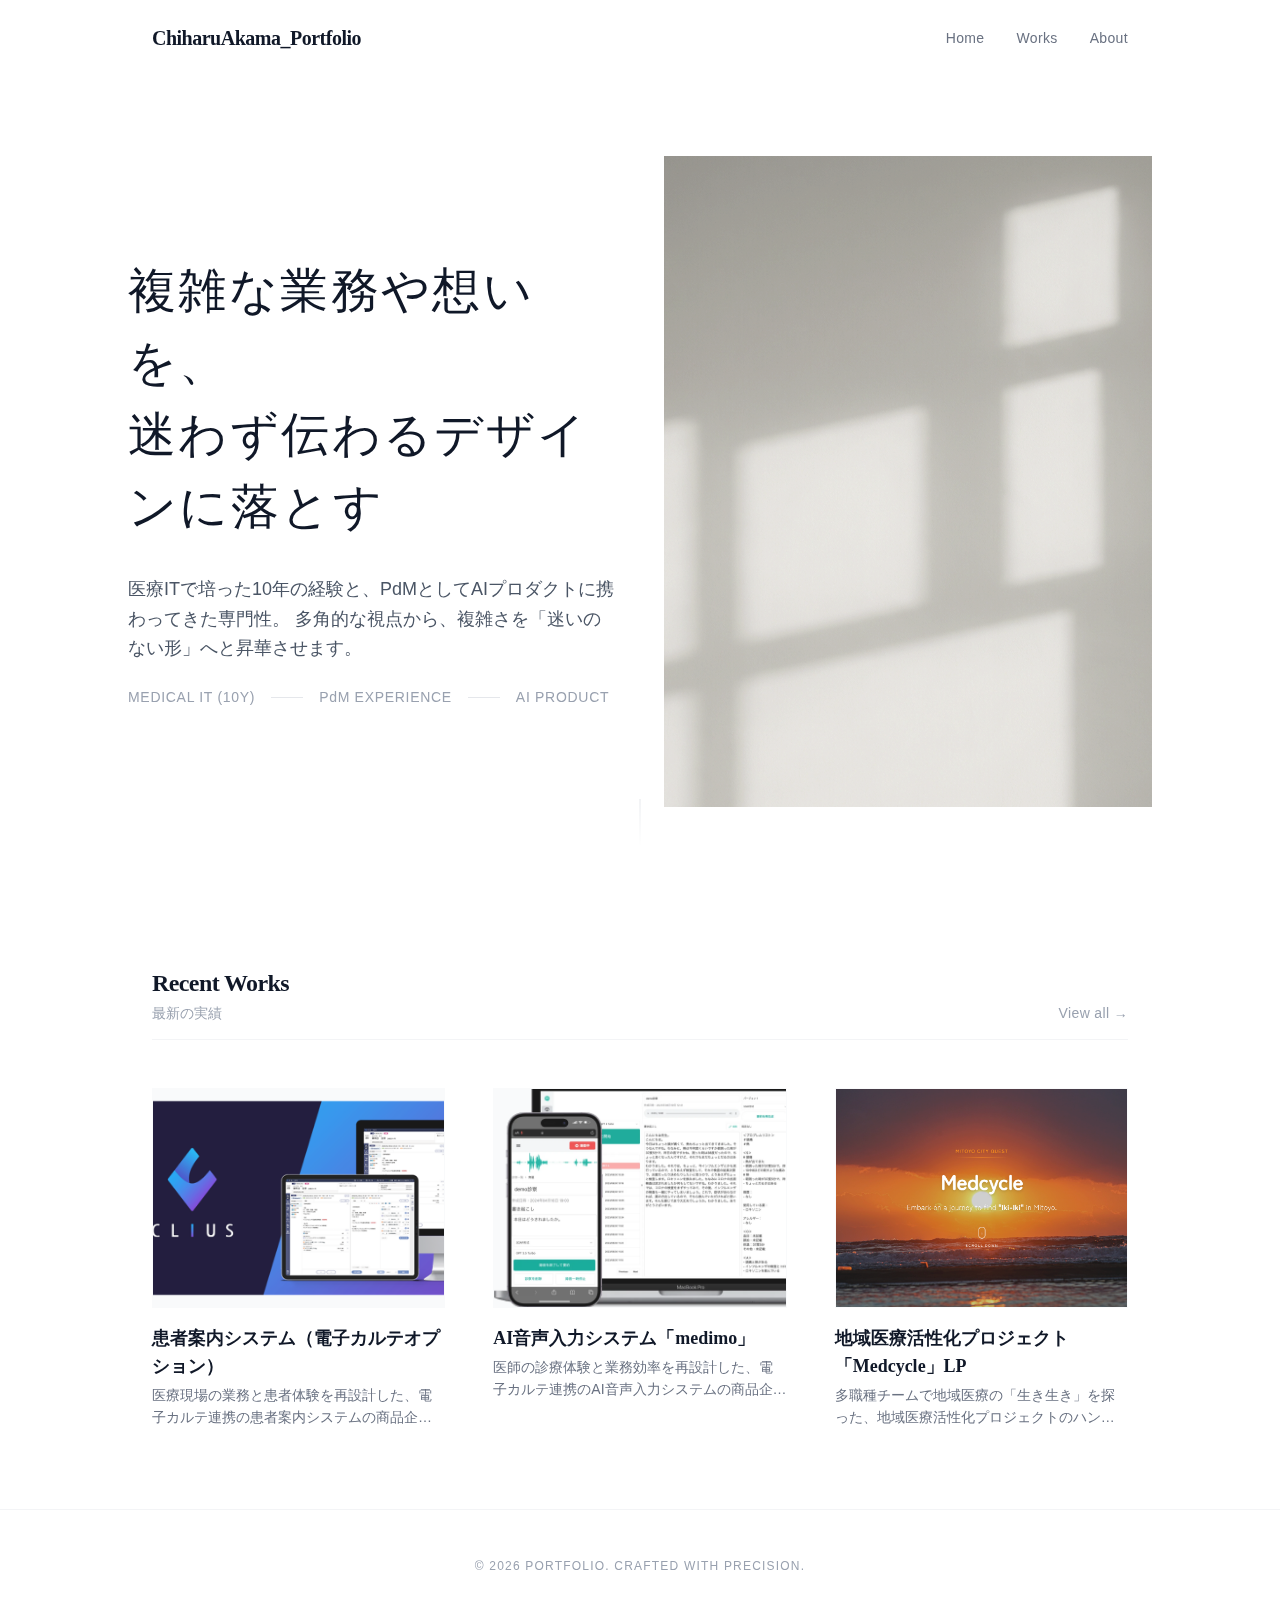
<file: index.html>
<!DOCTYPE html><html lang="ja"> <head><meta charset="UTF-8"><meta name="viewport" content="width=device-width, initial-scale=1.0"><meta name="description" content="Portfolio"><link rel="icon" type="image/png" href="/assets/akamaru.png"><title>Portfolio</title><style>h1[data-astro-cid-bbe6dxrz]{font-feature-settings:"palt";letter-spacing:.05em}
</style>
<link rel="stylesheet" href="/_astro/_slug_.hUasLNvq.css"></head> <body class="min-h-screen bg-white text-gray-900"> <header class="bg-white/80 backdrop-blur-md sticky top-0 z-50"> <nav class="mx-auto flex max-w-5xl items-center justify-between px-6 py-6"> <a href="/" class="text-xl font-serif font-bold tracking-tight">ChiharuAkama_Portfolio</a> <ul class="flex gap-8 text-sm font-medium tracking-wide text-gray-500"> <li> <a href="/" class="transition hover:text-gray-900">Home</a> </li> <li> <a href="/works" class="transition hover:text-gray-900">Works</a> </li> <li> <a href="/about" class="transition hover:text-gray-900">About</a> </li> </ul> </nav> </header> <main>  <section class="relative flex min-h-[80vh] flex-col justify-center overflow-hidden bg-white px-4 py-20 undefined" data-astro-cid-bbe6dxrz> <div class="mx-auto grid w-full max-w-5xl items-center gap-12 lg:grid-cols-2" data-astro-cid-bbe6dxrz> <!-- Text Content --> <div class="z-10 flex flex-col justify-center text-gray-900" data-astro-cid-bbe6dxrz> <h1 class="mb-8 font-serif text-3xl leading-[1.6] tracking-tight md:text-5xl md:leading-[1.5] lg:text-5xl" data-astro-cid-bbe6dxrz>
複雑な業務や想いを、<br class="hidden md:block" data-astro-cid-bbe6dxrz>
迷わず伝わるデザインに落とす
</h1> <div class="max-w-xl" data-astro-cid-bbe6dxrz> <p class="mb-6 text-base leading-relaxed text-gray-600 md:text-lg" data-astro-cid-bbe6dxrz>
医療ITで培った10年の経験と、PdMとしてAIプロダクトに携わってきた専門性。
					多角的な視点から、複雑さを「迷いのない形」へと昇華させます。
</p> <div class="flex items-center gap-4 text-sm font-medium tracking-wider text-gray-400" data-astro-cid-bbe6dxrz> <span data-astro-cid-bbe6dxrz>MEDICAL IT (10Y)</span> <span class="h-px w-8 bg-gray-200" data-astro-cid-bbe6dxrz></span> <span data-astro-cid-bbe6dxrz>PdM EXPERIENCE</span> <span class="h-px w-8 bg-gray-200" data-astro-cid-bbe6dxrz></span> <span data-astro-cid-bbe6dxrz>AI PRODUCT</span> </div> </div> </div> <!-- Visual Asset --> <div class="relative order-first lg:order-last" data-astro-cid-bbe6dxrz> <div class="aspect-[4/5] w-full overflow-hidden bg-gray-50 md:aspect-video lg:aspect-[3/4]" data-astro-cid-bbe6dxrz> <img src="/assets/hero_abstract.png" alt="Abstract light and shadow visual" class="h-full w-full object-cover opacity-80 mix-blend-multiply" data-astro-cid-bbe6dxrz> </div> <!-- Decorative border as an editorial touch --> <div class="absolute -bottom-4 -right-4 -z-10 h-full w-full border border-gray-100" data-astro-cid-bbe6dxrz></div> </div> </div> <!-- Minimal scroll indicator --> <div class="absolute bottom-10 left-1/2 -translate-x-1/2" data-astro-cid-bbe6dxrz> <div class="h-12 w-px bg-linear-to-b from-gray-200 to-transparent" data-astro-cid-bbe6dxrz></div> </div> </section>  <section class="mx-auto max-w-5xl px-6 py-20"> <div class="mb-12 flex items-end justify-between border-b border-gray-100 pb-4"> <div> <h2 class="font-serif text-2xl font-bold tracking-tight">Recent Works</h2> <p class="mt-1 text-sm text-gray-400">最新の実績</p> </div> <a href="/works" class="text-sm font-medium tracking-wide text-gray-400 transition hover:text-gray-900">View all →</a> </div> <ul class="grid gap-12 md:grid-cols-3"> <li> <a href="/works/patient-guidance-system" class="group flex flex-col gap-4 transition"> <div class="aspect-4/3 w-full overflow-hidden bg-gray-50 border border-transparent transition group-hover:border-gray-100 relative"> <img src="/assets/clius01.png" alt="患者案内システム（電子カルテオプション）" class="h-full w-full object-cover opacity-90 transition group-hover:opacity-100"> </div> <div> <h3 class="font-serif text-lg font-bold group-hover:underline">患者案内システム（電子カルテオプション）</h3> <p class="mt-1 text-sm leading-relaxed text-gray-500 line-clamp-2">医療現場の業務と患者体験を再設計した、電子カルテ連携の患者案内システムの商品企画・UX設計。</p>  </div> </a> </li><li> <a href="/works/medimo" class="group flex flex-col gap-4 transition"> <div class="aspect-4/3 w-full overflow-hidden bg-gray-50 border border-transparent transition group-hover:border-gray-100 relative"> <img src="/assets/medimo.webp" alt="AI音声入力システム「medimo」" class="h-full w-full object-cover opacity-90 transition group-hover:opacity-100"> </div> <div> <h3 class="font-serif text-lg font-bold group-hover:underline">AI音声入力システム「medimo」</h3> <p class="mt-1 text-sm leading-relaxed text-gray-500 line-clamp-2">医師の診療体験と業務効率を再設計した、電子カルテ連携のAI音声入力システムの商品企画・UX設計。</p>  </div> </a> </li><li> <a href="/works/medcycle" class="group flex flex-col gap-4 transition"> <div class="aspect-4/3 w-full overflow-hidden bg-gray-50 border border-transparent transition group-hover:border-gray-100 relative"> <img src="/assets/medcycle.png" alt="地域医療活性化プロジェクト「Medcycle」LP" class="h-full w-full object-cover opacity-90 transition group-hover:opacity-100"> </div> <div> <h3 class="font-serif text-lg font-bold group-hover:underline">地域医療活性化プロジェクト「Medcycle」LP</h3> <p class="mt-1 text-sm leading-relaxed text-gray-500 line-clamp-2">多職種チームで地域医療の「生き生き」を探った、地域医療活性化プロジェクトのハンドアウト用LP制作。</p>  </div> </a> </li> </ul> </section>  </main> <footer class="border-t border-gray-100 bg-white"> <div class="mx-auto max-w-5xl px-6 py-12 text-center text-xs tracking-widest text-gray-400 uppercase">
&copy; 2026 Portfolio. Crafted with precision.
</div> </footer> </body></html>
</file>
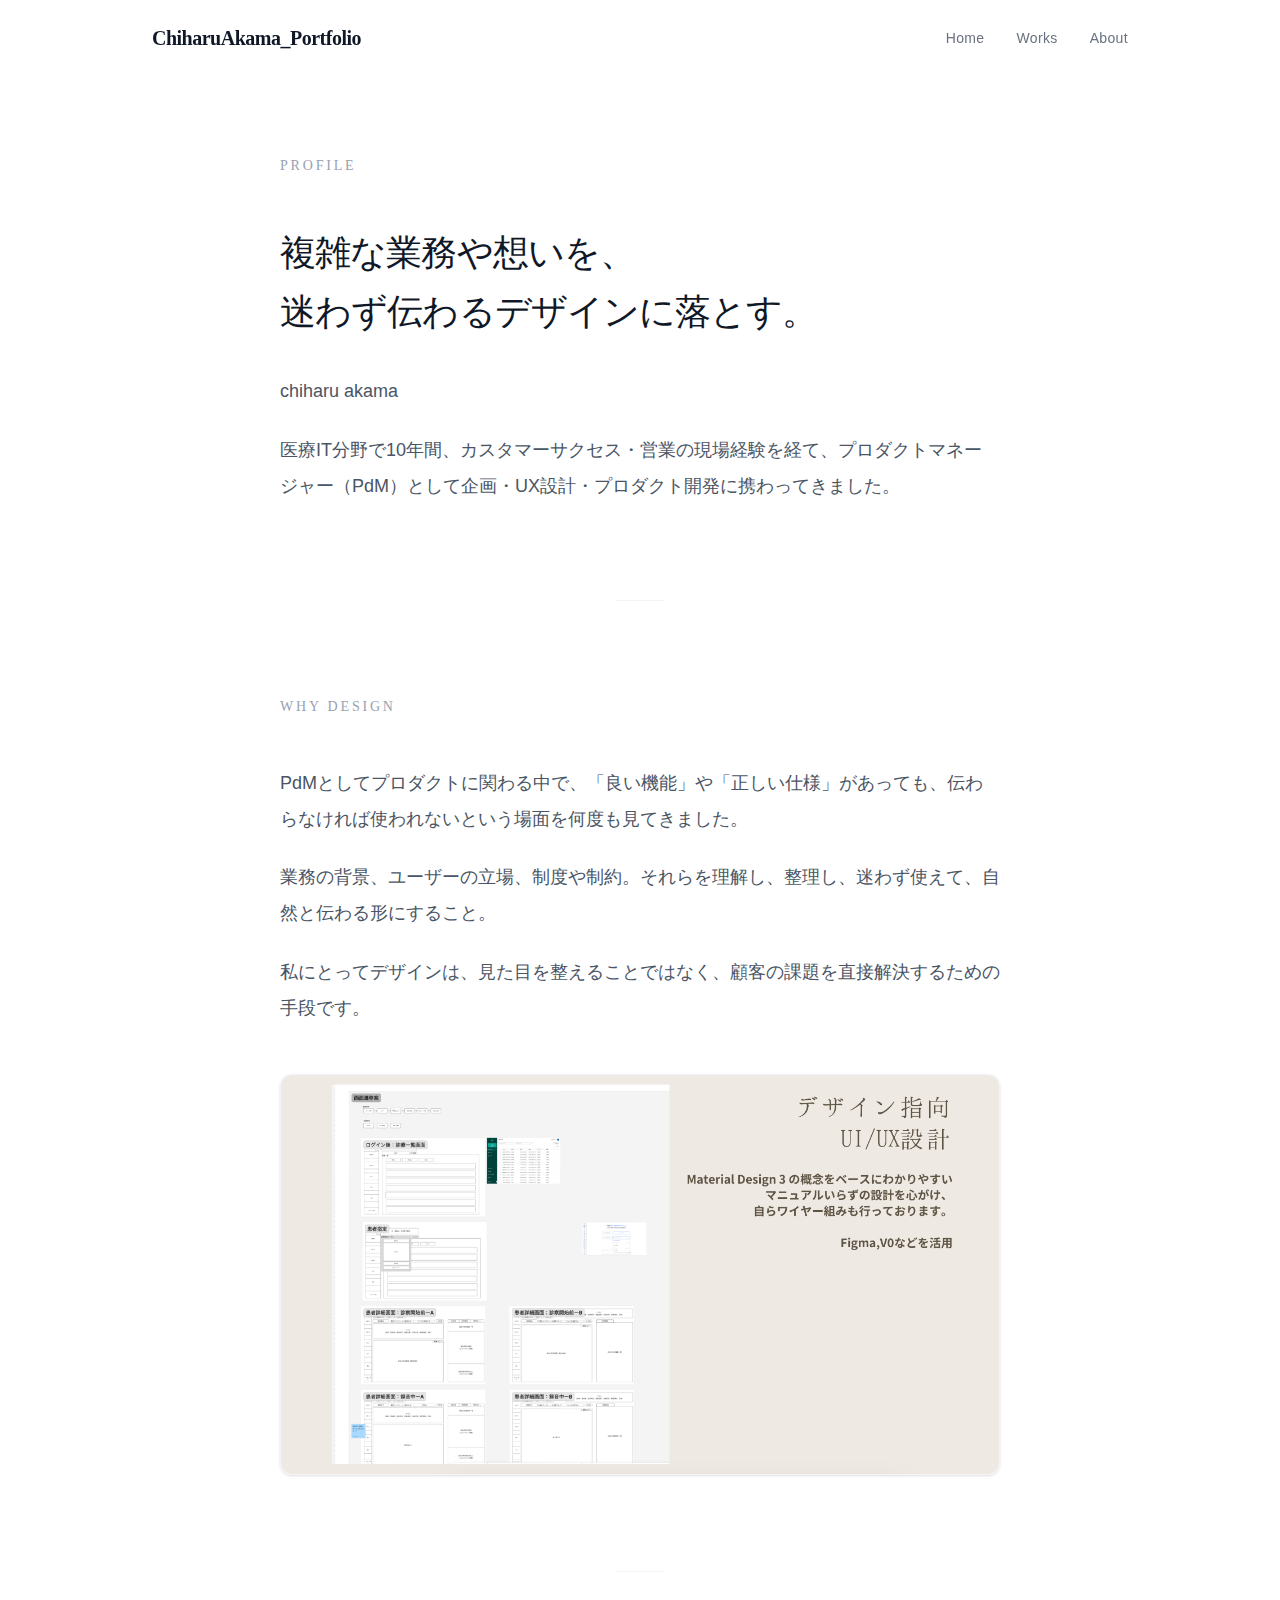
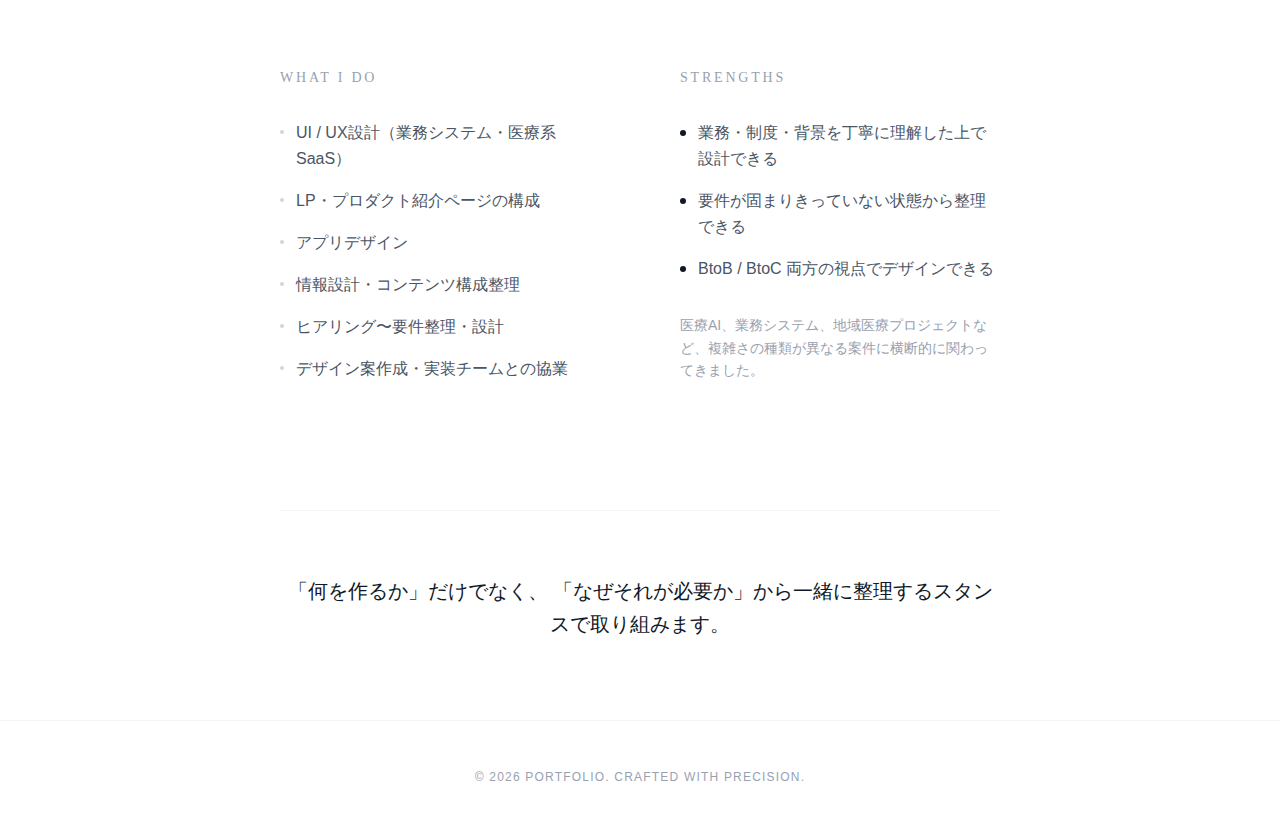
<file: about/index.html>
<!DOCTYPE html><html lang="ja"> <head><meta charset="UTF-8"><meta name="viewport" content="width=device-width, initial-scale=1.0"><meta name="description" content="Profile and Design Philosophy"><link rel="icon" type="image/png" href="/assets/akamaru.png"><title>About | Portfolio</title><link rel="stylesheet" href="/_astro/_slug_.hUasLNvq.css">
<style>h2[data-astro-cid-kh7btl4r],h1[data-astro-cid-kh7btl4r]{font-feature-settings:"palt"}
</style></head> <body class="min-h-screen bg-white text-gray-900"> <header class="bg-white/80 backdrop-blur-md sticky top-0 z-50"> <nav class="mx-auto flex max-w-5xl items-center justify-between px-6 py-6"> <a href="/" class="text-xl font-serif font-bold tracking-tight">ChiharuAkama_Portfolio</a> <ul class="flex gap-8 text-sm font-medium tracking-wide text-gray-500"> <li> <a href="/" class="transition hover:text-gray-900">Home</a> </li> <li> <a href="/works" class="transition hover:text-gray-900">Works</a> </li> <li> <a href="/about" class="transition hover:text-gray-900">About</a> </li> </ul> </nav> </header> <main>  <article class="mx-auto max-w-3xl px-6 py-20" data-astro-cid-kh7btl4r> <!-- Profile Section --> <section class="mb-24" data-astro-cid-kh7btl4r> <h1 class="mb-12 font-serif text-sm tracking-[0.2em] text-gray-400 uppercase" data-astro-cid-kh7btl4r>Profile</h1> <div class="space-y-8" data-astro-cid-kh7btl4r> <h2 class="font-serif text-3xl leading-relaxed tracking-tight text-gray-900 md:text-4xl" data-astro-cid-kh7btl4r>
複雑な業務や想いを、<br data-astro-cid-kh7btl4r>
迷わず伝わるデザインに落とす。
</h2> <div class="prose prose-gray max-w-none text-base leading-loose text-gray-600 md:text-lg" data-astro-cid-kh7btl4r> <p data-astro-cid-kh7btl4r>
chiharu akama
</p> <p data-astro-cid-kh7btl4r>
医療IT分野で10年間、カスタマーサクセス・営業の現場経験を経て、プロダクトマネージャー（PdM）として企画・UX設計・プロダクト開発に携わってきました。
</p> </div> </div> </section> <div class="mb-24 flex justify-center" data-astro-cid-kh7btl4r> <div class="h-px w-12 bg-gray-100" data-astro-cid-kh7btl4r></div> </div> <!-- Why Design Section --> <section class="mb-24" data-astro-cid-kh7btl4r> <h2 class="mb-12 font-serif text-sm tracking-[0.2em] text-gray-400 uppercase" data-astro-cid-kh7btl4r>Why Design</h2> <div class="prose prose-gray max-w-none space-y-8 text-base leading-loose text-gray-600 md:text-lg" data-astro-cid-kh7btl4r> <p data-astro-cid-kh7btl4r>
PdMとしてプロダクトに関わる中で、「良い機能」や「正しい仕様」があっても、伝わらなければ使われないという場面を何度も見てきました。
</p> <p data-astro-cid-kh7btl4r>
業務の背景、ユーザーの立場、制度や制約。それらを理解し、整理し、迷わず使えて、自然と伝わる形にすること。
</p> <p data-astro-cid-kh7btl4r>
私にとってデザインは、見た目を整えることではなく、顧客の課題を直接解決するための手段です。
</p> <div class="mt-12" data-astro-cid-kh7btl4r> <img src="/assets/design.png" alt="デザインプロセス" class="rounded-xl shadow-sm border border-gray-100" data-astro-cid-kh7btl4r> </div> </div> </section> <div class="mb-24 flex justify-center" data-astro-cid-kh7btl4r> <div class="h-px w-12 bg-gray-100" data-astro-cid-kh7btl4r></div> </div> <!-- What I Do & Strengths --> <div class="grid gap-20 md:grid-cols-2" data-astro-cid-kh7btl4r> <section data-astro-cid-kh7btl4r> <h2 class="mb-8 font-serif text-sm tracking-[0.2em] text-gray-400 uppercase" data-astro-cid-kh7btl4r>What I Do</h2> <ul class="space-y-4 text-sm leading-relaxed text-gray-600 md:text-base" data-astro-cid-kh7btl4r> <li class="flex items-start gap-3" data-astro-cid-kh7btl4r> <span class="mt-2.5 h-1 w-1 shrink-0 rounded-full bg-gray-300" data-astro-cid-kh7btl4r></span> <span data-astro-cid-kh7btl4r>UI / UX設計（業務システム・医療系SaaS）</span> </li> <li class="flex items-start gap-3" data-astro-cid-kh7btl4r> <span class="mt-2.5 h-1 w-1 shrink-0 rounded-full bg-gray-300" data-astro-cid-kh7btl4r></span> <span data-astro-cid-kh7btl4r>LP・プロダクト紹介ページの構成</span> </li> <li class="flex items-start gap-3" data-astro-cid-kh7btl4r> <span class="mt-2.5 h-1 w-1 shrink-0 rounded-full bg-gray-300" data-astro-cid-kh7btl4r></span> <span data-astro-cid-kh7btl4r>アプリデザイン</span> </li> <li class="flex items-start gap-3" data-astro-cid-kh7btl4r> <span class="mt-2.5 h-1 w-1 shrink-0 rounded-full bg-gray-300" data-astro-cid-kh7btl4r></span> <span data-astro-cid-kh7btl4r>情報設計・コンテンツ構成整理</span> </li> <li class="flex items-start gap-3" data-astro-cid-kh7btl4r> <span class="mt-2.5 h-1 w-1 shrink-0 rounded-full bg-gray-300" data-astro-cid-kh7btl4r></span> <span data-astro-cid-kh7btl4r>ヒアリング〜要件整理・設計</span> </li> <li class="flex items-start gap-3" data-astro-cid-kh7btl4r> <span class="mt-2.5 h-1 w-1 shrink-0 rounded-full bg-gray-300" data-astro-cid-kh7btl4r></span> <span data-astro-cid-kh7btl4r>デザイン案作成・実装チームとの協業</span> </li> </ul> </section> <section data-astro-cid-kh7btl4r> <h2 class="mb-8 font-serif text-sm tracking-[0.2em] text-gray-400 uppercase" data-astro-cid-kh7btl4r>Strengths</h2> <ul class="mb-8 space-y-4 text-sm leading-relaxed text-gray-600 md:text-base" data-astro-cid-kh7btl4r> <li class="flex items-start gap-3" data-astro-cid-kh7btl4r> <span class="mt-2.5 h-1.5 w-1.5 shrink-0 rounded-full bg-gray-900" data-astro-cid-kh7btl4r></span> <span data-astro-cid-kh7btl4r>業務・制度・背景を丁寧に理解した上で設計できる</span> </li> <li class="flex items-start gap-3" data-astro-cid-kh7btl4r> <span class="mt-2.5 h-1.5 w-1.5 shrink-0 rounded-full bg-gray-900" data-astro-cid-kh7btl4r></span> <span data-astro-cid-kh7btl4r>要件が固まりきっていない状態から整理できる</span> </li> <li class="flex items-start gap-3" data-astro-cid-kh7btl4r> <span class="mt-2.5 h-1.5 w-1.5 shrink-0 rounded-full bg-gray-900" data-astro-cid-kh7btl4r></span> <span data-astro-cid-kh7btl4r>BtoB / BtoC 両方の視点でデザインできる</span> </li> </ul> <p class="text-sm leading-relaxed text-gray-400" data-astro-cid-kh7btl4r>
医療AI、業務システム、地域医療プロジェクトなど、複雑さの種類が異なる案件に横断的に関わってきました。
</p> </section> </div> <div class="mt-32 border-t border-gray-100 pt-16 text-center" data-astro-cid-kh7btl4r> <p class="font-serif text-lg leading-relaxed text-gray-900 md:text-xl" data-astro-cid-kh7btl4r>
「何を作るか」だけでなく、<br class="md:hidden" data-astro-cid-kh7btl4r>
「なぜそれが必要か」から一緒に整理するスタンスで取り組みます。
</p> </div> </article>  </main> <footer class="border-t border-gray-100 bg-white"> <div class="mx-auto max-w-5xl px-6 py-12 text-center text-xs tracking-widest text-gray-400 uppercase">
&copy; 2026 Portfolio. Crafted with precision.
</div> </footer> </body></html>
</file>
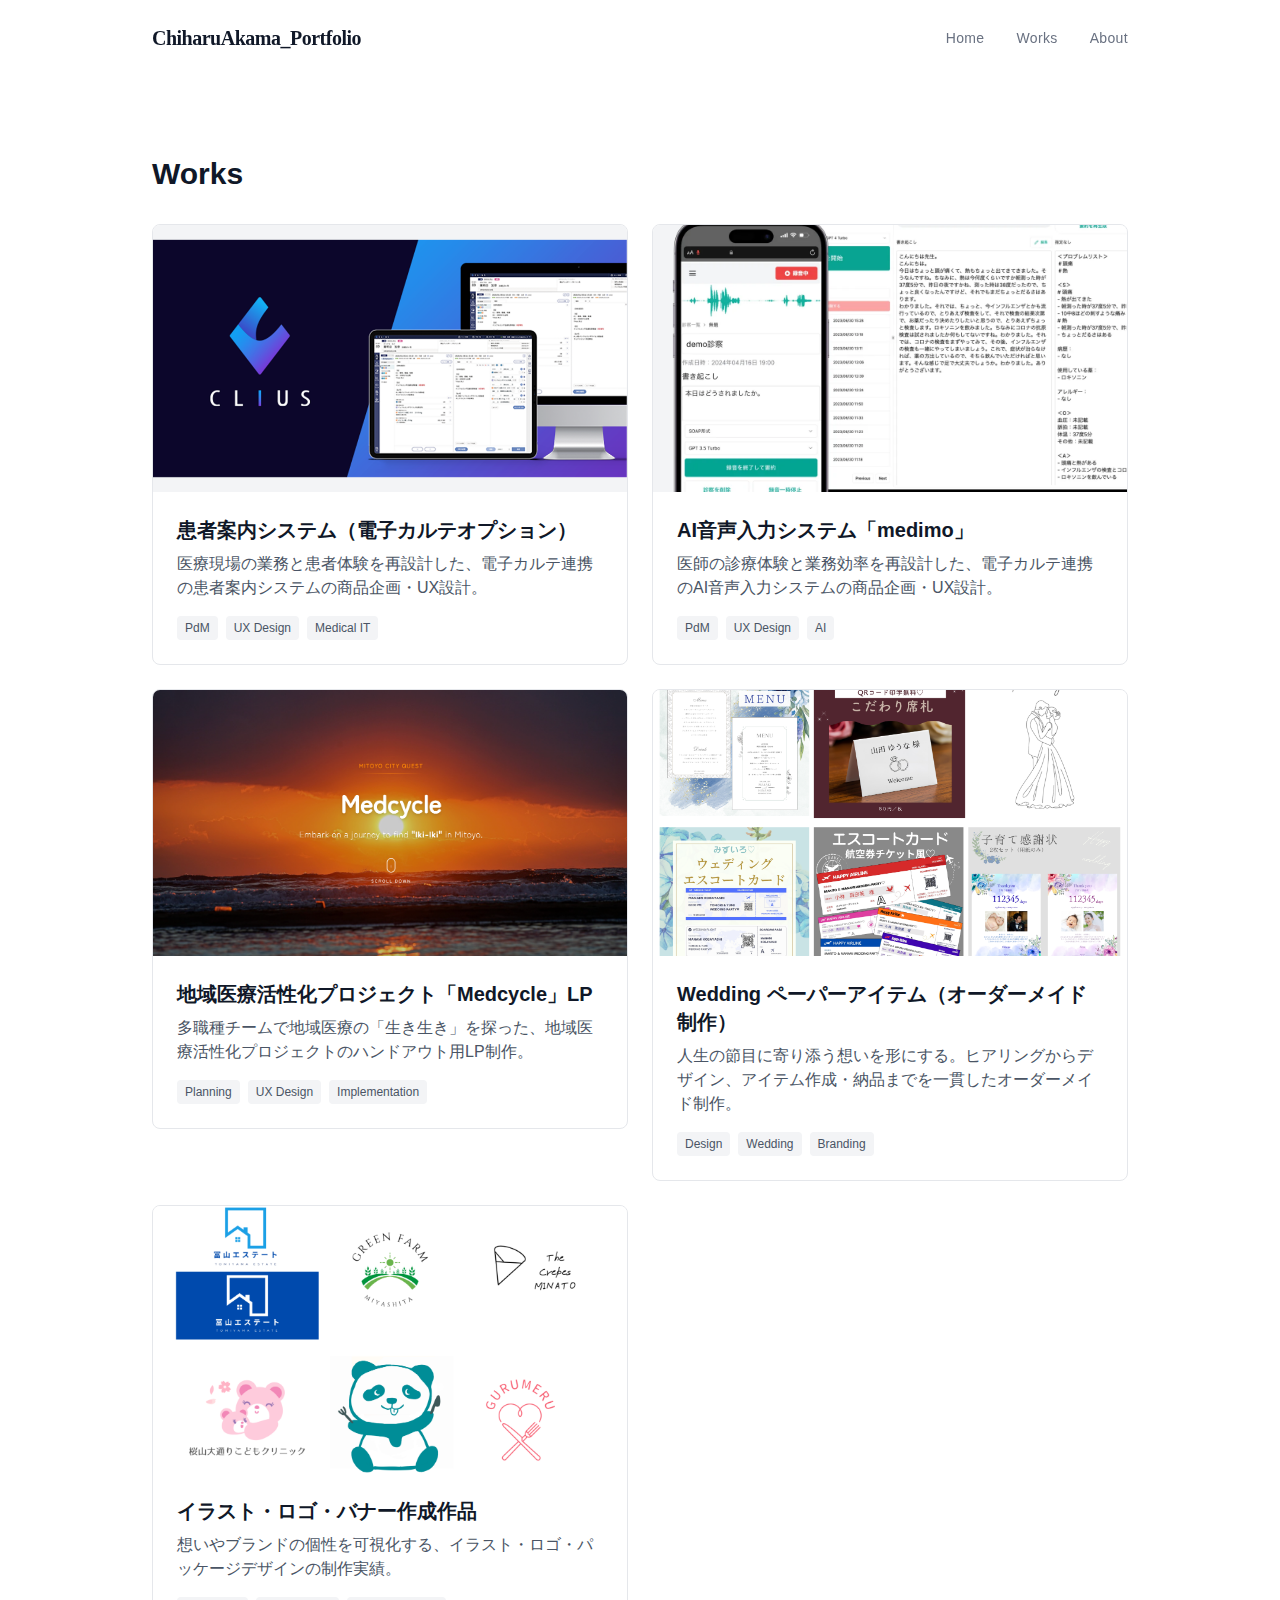
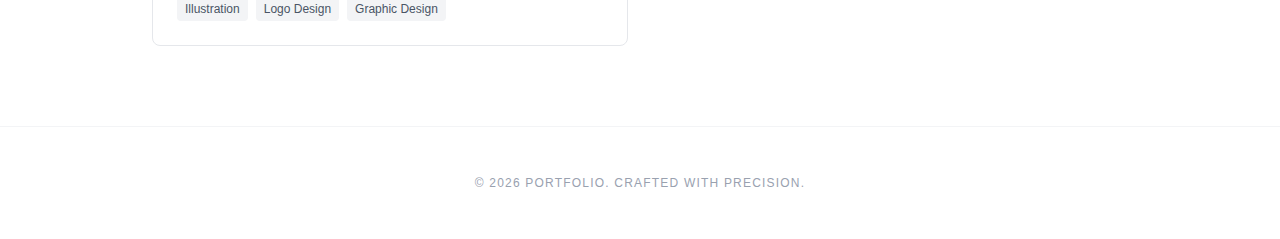
<file: works/index.html>
<!DOCTYPE html><html lang="ja"> <head><meta charset="UTF-8"><meta name="viewport" content="width=device-width, initial-scale=1.0"><meta name="description" content="My portfolio works"><link rel="icon" type="image/png" href="/assets/akamaru.png"><title>Works | Portfolio</title><link rel="stylesheet" href="/_astro/_slug_.hUasLNvq.css"></head> <body class="min-h-screen bg-white text-gray-900"> <header class="bg-white/80 backdrop-blur-md sticky top-0 z-50"> <nav class="mx-auto flex max-w-5xl items-center justify-between px-6 py-6"> <a href="/" class="text-xl font-serif font-bold tracking-tight">ChiharuAkama_Portfolio</a> <ul class="flex gap-8 text-sm font-medium tracking-wide text-gray-500"> <li> <a href="/" class="transition hover:text-gray-900">Home</a> </li> <li> <a href="/works" class="transition hover:text-gray-900">Works</a> </li> <li> <a href="/about" class="transition hover:text-gray-900">About</a> </li> </ul> </nav> </header> <main>  <main class="mx-auto max-w-5xl px-6 py-20"> <h1 class="mb-8 text-3xl font-bold">Works</h1> <ul class="grid gap-6 md:grid-cols-2"> <li> <a href="/works/patient-guidance-system" class="block overflow-hidden rounded-lg border border-gray-200 bg-white transition hover:shadow-md"> <div class="aspect-video w-full overflow-hidden bg-gray-100"> <img src="/assets/clius01.png" alt="患者案内システム（電子カルテオプション）" class="h-full w-full object-cover"> </div> <div class="p-6"> <h2 class="mb-2 text-xl font-semibold">患者案内システム（電子カルテオプション）</h2> <p class="mb-4 text-gray-600">医療現場の業務と患者体験を再設計した、電子カルテ連携の患者案内システムの商品企画・UX設計。</p> <div class="flex items-center justify-between">  <div class="flex gap-2"> <span class="rounded bg-gray-100 px-2 py-1 text-xs text-gray-600"> PdM </span><span class="rounded bg-gray-100 px-2 py-1 text-xs text-gray-600"> UX Design </span><span class="rounded bg-gray-100 px-2 py-1 text-xs text-gray-600"> Medical IT </span> </div> </div> </div> </a> </li><li> <a href="/works/medimo" class="block overflow-hidden rounded-lg border border-gray-200 bg-white transition hover:shadow-md"> <div class="aspect-video w-full overflow-hidden bg-gray-100"> <img src="/assets/medimo.webp" alt="AI音声入力システム「medimo」" class="h-full w-full object-cover"> </div> <div class="p-6"> <h2 class="mb-2 text-xl font-semibold">AI音声入力システム「medimo」</h2> <p class="mb-4 text-gray-600">医師の診療体験と業務効率を再設計した、電子カルテ連携のAI音声入力システムの商品企画・UX設計。</p> <div class="flex items-center justify-between">  <div class="flex gap-2"> <span class="rounded bg-gray-100 px-2 py-1 text-xs text-gray-600"> PdM </span><span class="rounded bg-gray-100 px-2 py-1 text-xs text-gray-600"> UX Design </span><span class="rounded bg-gray-100 px-2 py-1 text-xs text-gray-600"> AI </span> </div> </div> </div> </a> </li><li> <a href="/works/medcycle" class="block overflow-hidden rounded-lg border border-gray-200 bg-white transition hover:shadow-md"> <div class="aspect-video w-full overflow-hidden bg-gray-100"> <img src="/assets/medcycle.png" alt="地域医療活性化プロジェクト「Medcycle」LP" class="h-full w-full object-cover"> </div> <div class="p-6"> <h2 class="mb-2 text-xl font-semibold">地域医療活性化プロジェクト「Medcycle」LP</h2> <p class="mb-4 text-gray-600">多職種チームで地域医療の「生き生き」を探った、地域医療活性化プロジェクトのハンドアウト用LP制作。</p> <div class="flex items-center justify-between">  <div class="flex gap-2"> <span class="rounded bg-gray-100 px-2 py-1 text-xs text-gray-600"> Planning </span><span class="rounded bg-gray-100 px-2 py-1 text-xs text-gray-600"> UX Design </span><span class="rounded bg-gray-100 px-2 py-1 text-xs text-gray-600"> Implementation </span> </div> </div> </div> </a> </li><li> <a href="/works/wedding-paper-items" class="block overflow-hidden rounded-lg border border-gray-200 bg-white transition hover:shadow-md"> <div class="aspect-video w-full overflow-hidden bg-gray-100"> <img src="/assets/wedding.png" alt="Wedding ペーパーアイテム（オーダーメイド制作）" class="h-full w-full object-cover"> </div> <div class="p-6"> <h2 class="mb-2 text-xl font-semibold">Wedding ペーパーアイテム（オーダーメイド制作）</h2> <p class="mb-4 text-gray-600">人生の節目に寄り添う想いを形にする。ヒアリングからデザイン、アイテム作成・納品までを一貫したオーダーメイド制作。</p> <div class="flex items-center justify-between">  <div class="flex gap-2"> <span class="rounded bg-gray-100 px-2 py-1 text-xs text-gray-600"> Design </span><span class="rounded bg-gray-100 px-2 py-1 text-xs text-gray-600"> Wedding </span><span class="rounded bg-gray-100 px-2 py-1 text-xs text-gray-600"> Branding </span> </div> </div> </div> </a> </li><li> <a href="/works/art-and-design" class="block overflow-hidden rounded-lg border border-gray-200 bg-white transition hover:shadow-md"> <div class="aspect-video w-full overflow-hidden bg-gray-100"> <img src="/assets/logo.png" alt="イラスト・ロゴ・バナー作成作品" class="h-full w-full object-cover"> </div> <div class="p-6"> <h2 class="mb-2 text-xl font-semibold">イラスト・ロゴ・バナー作成作品</h2> <p class="mb-4 text-gray-600">想いやブランドの個性を可視化する、イラスト・ロゴ・パッケージデザインの制作実績。</p> <div class="flex items-center justify-between">  <div class="flex gap-2"> <span class="rounded bg-gray-100 px-2 py-1 text-xs text-gray-600"> Illustration </span><span class="rounded bg-gray-100 px-2 py-1 text-xs text-gray-600"> Logo Design </span><span class="rounded bg-gray-100 px-2 py-1 text-xs text-gray-600"> Graphic Design </span> </div> </div> </div> </a> </li> </ul> </main>  </main> <footer class="border-t border-gray-100 bg-white"> <div class="mx-auto max-w-5xl px-6 py-12 text-center text-xs tracking-widest text-gray-400 uppercase">
&copy; 2026 Portfolio. Crafted with precision.
</div> </footer> </body></html>
</file>
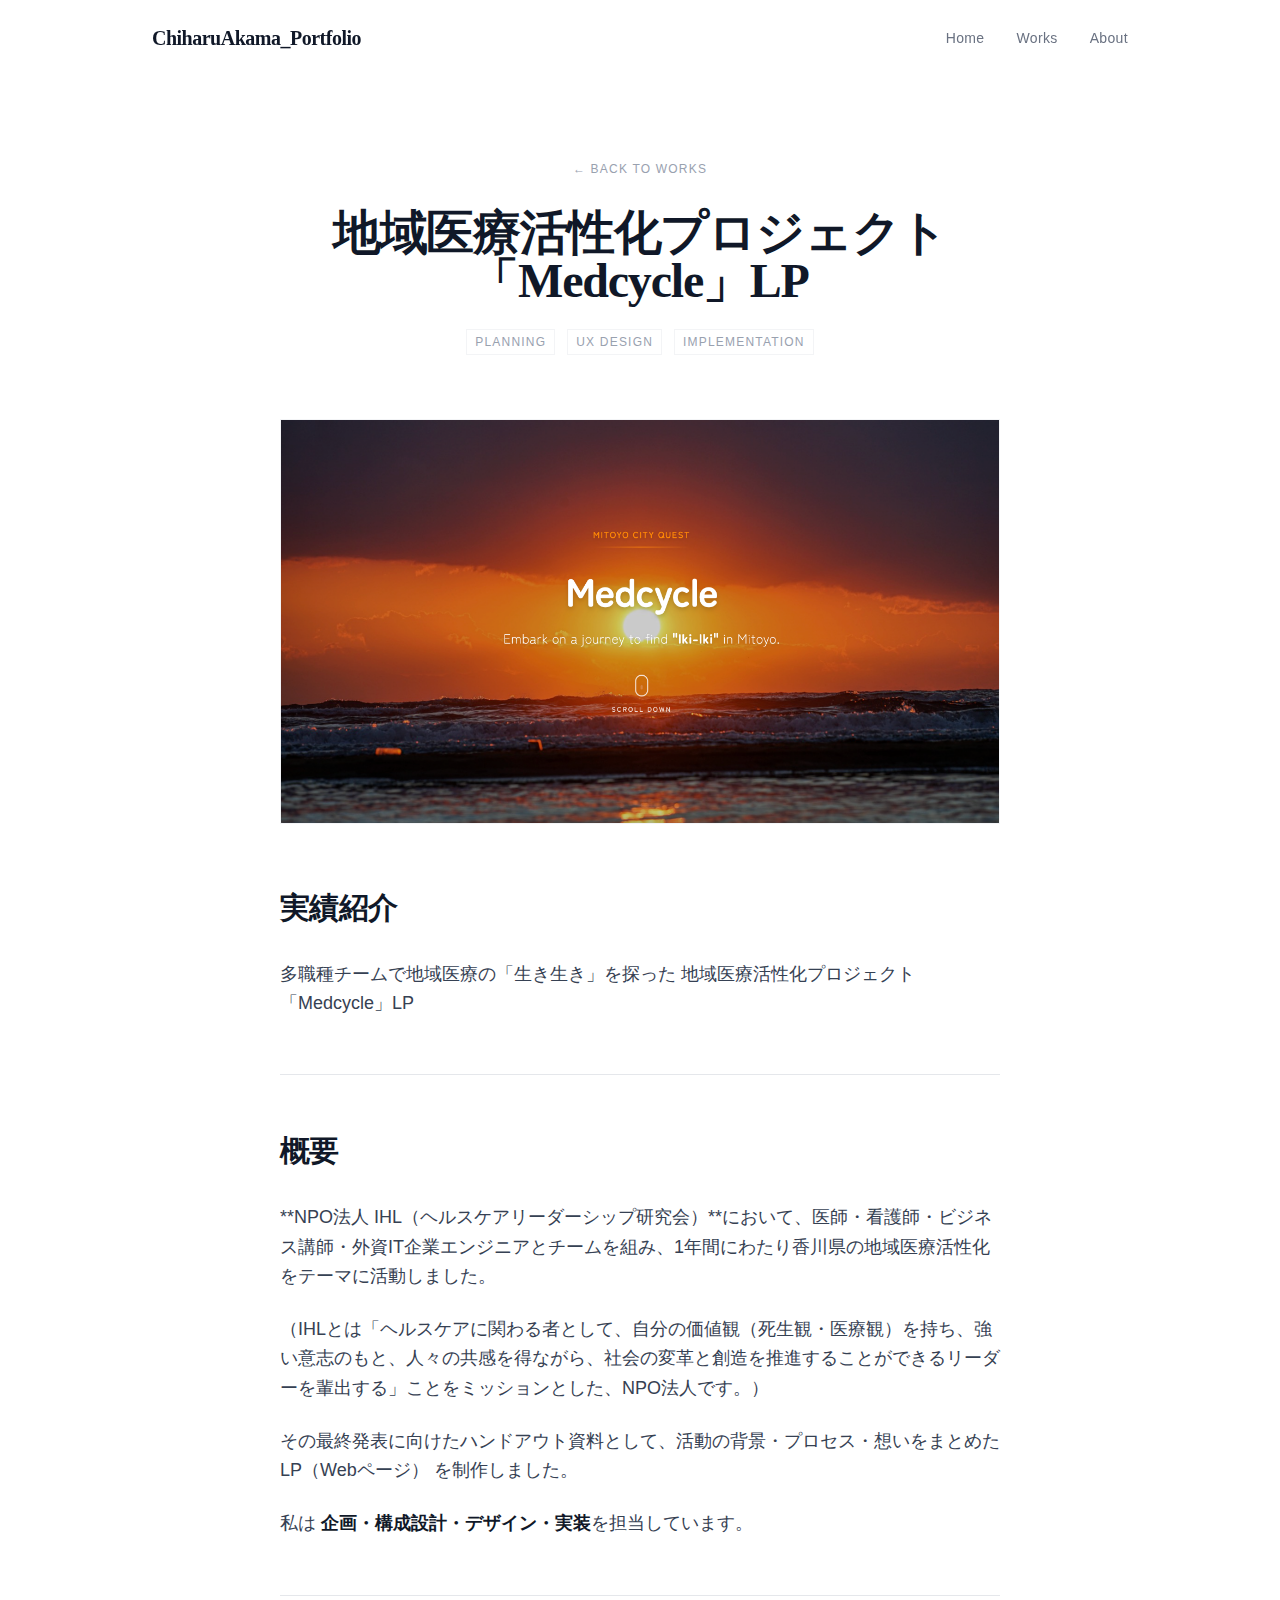
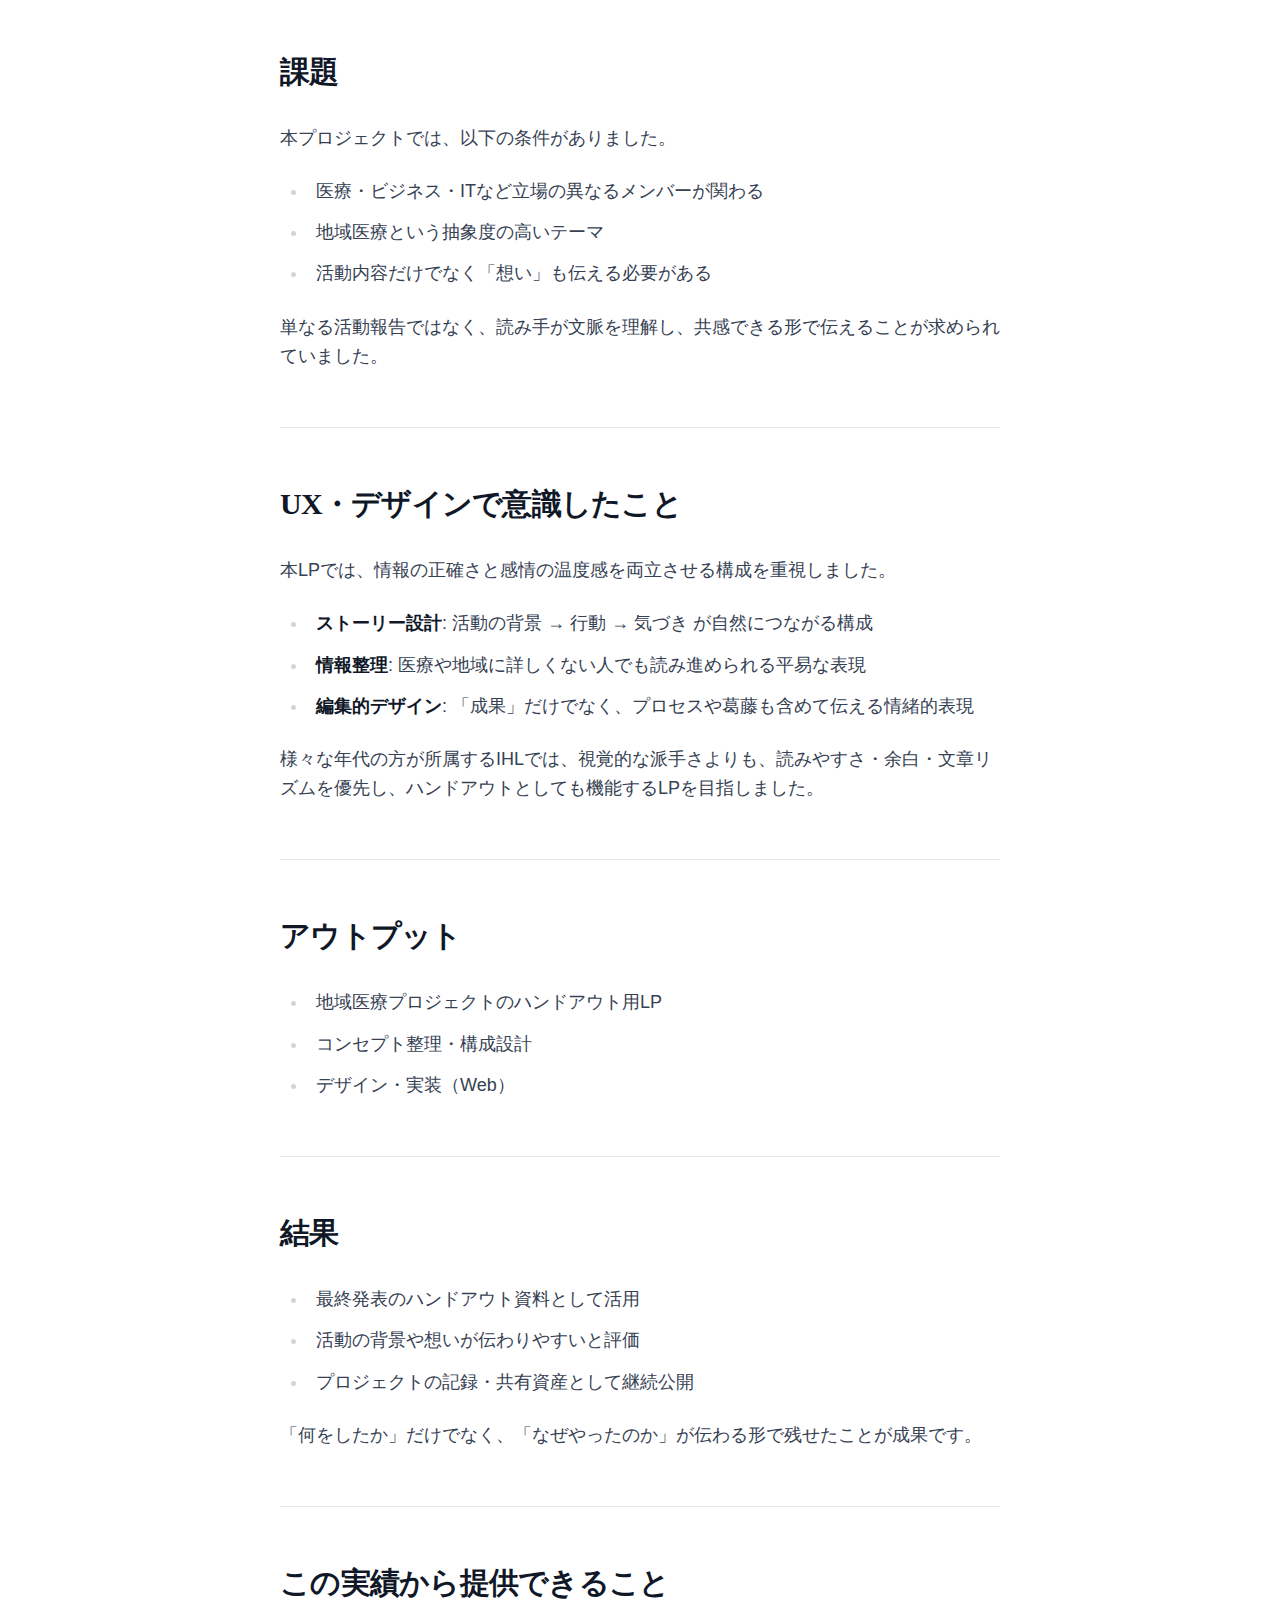
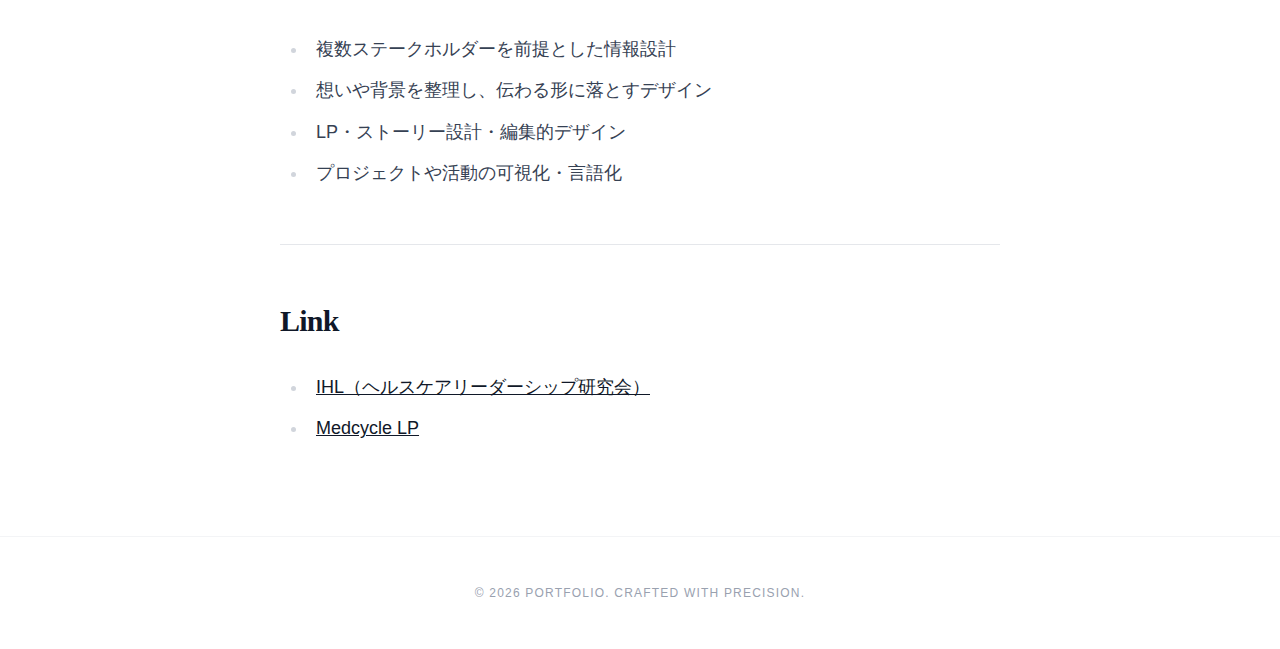
<file: works/medcycle/index.html>
<!DOCTYPE html><html lang="ja"> <head><meta charset="UTF-8"><meta name="viewport" content="width=device-width, initial-scale=1.0"><meta name="description" content="多職種チームで地域医療の「生き生き」を探った、地域医療活性化プロジェクトのハンドアウト用LP制作。"><link rel="icon" type="image/png" href="/assets/akamaru.png"><title>地域医療活性化プロジェクト「Medcycle」LP | Portfolio</title><style>.modal[data-astro-cid-ihllb3az].open{display:flex;opacity:1}.modal[data-astro-cid-ihllb3az].open .modal-content[data-astro-cid-ihllb3az]{scale:1;opacity:1}
</style>
<link rel="stylesheet" href="/_astro/_slug_.hUasLNvq.css"></head> <body class="min-h-screen bg-white text-gray-900"> <header class="bg-white/80 backdrop-blur-md sticky top-0 z-50"> <nav class="mx-auto flex max-w-5xl items-center justify-between px-6 py-6"> <a href="/" class="text-xl font-serif font-bold tracking-tight">ChiharuAkama_Portfolio</a> <ul class="flex gap-8 text-sm font-medium tracking-wide text-gray-500"> <li> <a href="/" class="transition hover:text-gray-900">Home</a> </li> <li> <a href="/works" class="transition hover:text-gray-900">Works</a> </li> <li> <a href="/about" class="transition hover:text-gray-900">About</a> </li> </ul> </nav> </header> <main>  <main class="mx-auto max-w-3xl px-6 py-20 font-sans"> <article> <header class="mb-16 text-center"> <a href="/works" class="mb-8 inline-block text-xs uppercase tracking-widest text-gray-400 transition hover:text-gray-900"> ← Back to Works </a> <h1 class="mb-6 font-serif text-4xl font-bold tracking-tight md:text-5xl">地域医療活性化プロジェクト「Medcycle」LP</h1> <div class="flex flex-col items-center gap-4 text-xs tracking-widest text-gray-400 uppercase">  <div class="flex flex-wrap justify-center gap-3"> <span class="border border-gray-100 px-2 py-1">Planning</span><span class="border border-gray-100 px-2 py-1">UX Design</span><span class="border border-gray-100 px-2 py-1">Implementation</span> </div> </div> </header> <div class="mb-16 aspect-video overflow-hidden bg-gray-50 border border-gray-100"> <img src="/assets/medcycle.png" alt="地域医療活性化プロジェクト「Medcycle」LP" class="h-full w-full object-cover"> </div> <div class="prose prose-gray prose-lg max-w-none leading-relaxed prose-headings:font-serif prose-headings:tracking-tight prose-a:text-gray-900 prose-strong:text-gray-900"> <h2 id="実績紹介">実績紹介</h2>
<p>多職種チームで地域医療の「生き生き」を探った
地域医療活性化プロジェクト「Medcycle」LP</p>
<hr>
<h2 id="概要">概要</h2>
<p>**NPO法人 IHL（ヘルスケアリーダーシップ研究会）**において、医師・看護師・ビジネス講師・外資IT企業エンジニアとチームを組み、1年間にわたり香川県の地域医療活性化をテーマに活動しました。</p>
<p>（IHLとは「ヘルスケアに関わる者として、自分の価値観（死生観・医療観）を持ち、強い意志のもと、人々の共感を得ながら、社会の変革と創造を推進することができるリーダーを輩出する」ことをミッションとした、NPO法人です。）</p>
<p>その最終発表に向けたハンドアウト資料として、活動の背景・プロセス・想いをまとめた LP（Webページ） を制作しました。</p>
<p>私は <strong>企画・構成設計・デザイン・実装</strong>を担当しています。</p>
<hr>
<h2 id="課題">課題</h2>
<p>本プロジェクトでは、以下の条件がありました。</p>
<ul>
<li>医療・ビジネス・ITなど立場の異なるメンバーが関わる</li>
<li>地域医療という抽象度の高いテーマ</li>
<li>活動内容だけでなく「想い」も伝える必要がある</li>
</ul>
<p>単なる活動報告ではなく、読み手が文脈を理解し、共感できる形で伝えることが求められていました。</p>
<hr>
<h2 id="uxデザインで意識したこと">UX・デザインで意識したこと</h2>
<p>本LPでは、情報の正確さと感情の温度感を両立させる構成を重視しました。</p>
<ul>
<li><strong>ストーリー設計</strong>: 活動の背景 → 行動 → 気づき が自然につながる構成</li>
<li><strong>情報整理</strong>: 医療や地域に詳しくない人でも読み進められる平易な表現</li>
<li><strong>編集的デザイン</strong>: 「成果」だけでなく、プロセスや葛藤も含めて伝える情緒的表現</li>
</ul>
<p>様々な年代の方が所属するIHLでは、視覚的な派手さよりも、読みやすさ・余白・文章リズムを優先し、ハンドアウトとしても機能するLPを目指しました。</p>
<hr>
<h2 id="アウトプット">アウトプット</h2>
<ul>
<li>地域医療プロジェクトのハンドアウト用LP</li>
<li>コンセプト整理・構成設計</li>
<li>デザイン・実装（Web）</li>
</ul>
<hr>
<h2 id="結果">結果</h2>
<ul>
<li>最終発表のハンドアウト資料として活用</li>
<li>活動の背景や想いが伝わりやすいと評価</li>
<li>プロジェクトの記録・共有資産として継続公開</li>
</ul>
<p>「何をしたか」だけでなく、「なぜやったのか」が伝わる形で残せたことが成果です。</p>
<hr>
<h2 id="この実績から提供できること">この実績から提供できること</h2>
<ul>
<li>複数ステークホルダーを前提とした情報設計</li>
<li>想いや背景を整理し、伝わる形に落とすデザイン</li>
<li>LP・ストーリー設計・編集的デザイン</li>
<li>プロジェクトや活動の可視化・言語化</li>
</ul>
<hr>
<h2 id="link">Link</h2>
<ul>
<li><a href="https://ihl.jp/">IHL（ヘルスケアリーダーシップ研究会）</a></li>
<li><a href="https://medcycle.pages.dev/">Medcycle LP</a></li>
</ul> </div> </article> </main>  </main> <footer class="border-t border-gray-100 bg-white"> <div class="mx-auto max-w-5xl px-6 py-12 text-center text-xs tracking-widest text-gray-400 uppercase">
&copy; 2026 Portfolio. Crafted with precision.
</div> </footer> </body></html>
</file>
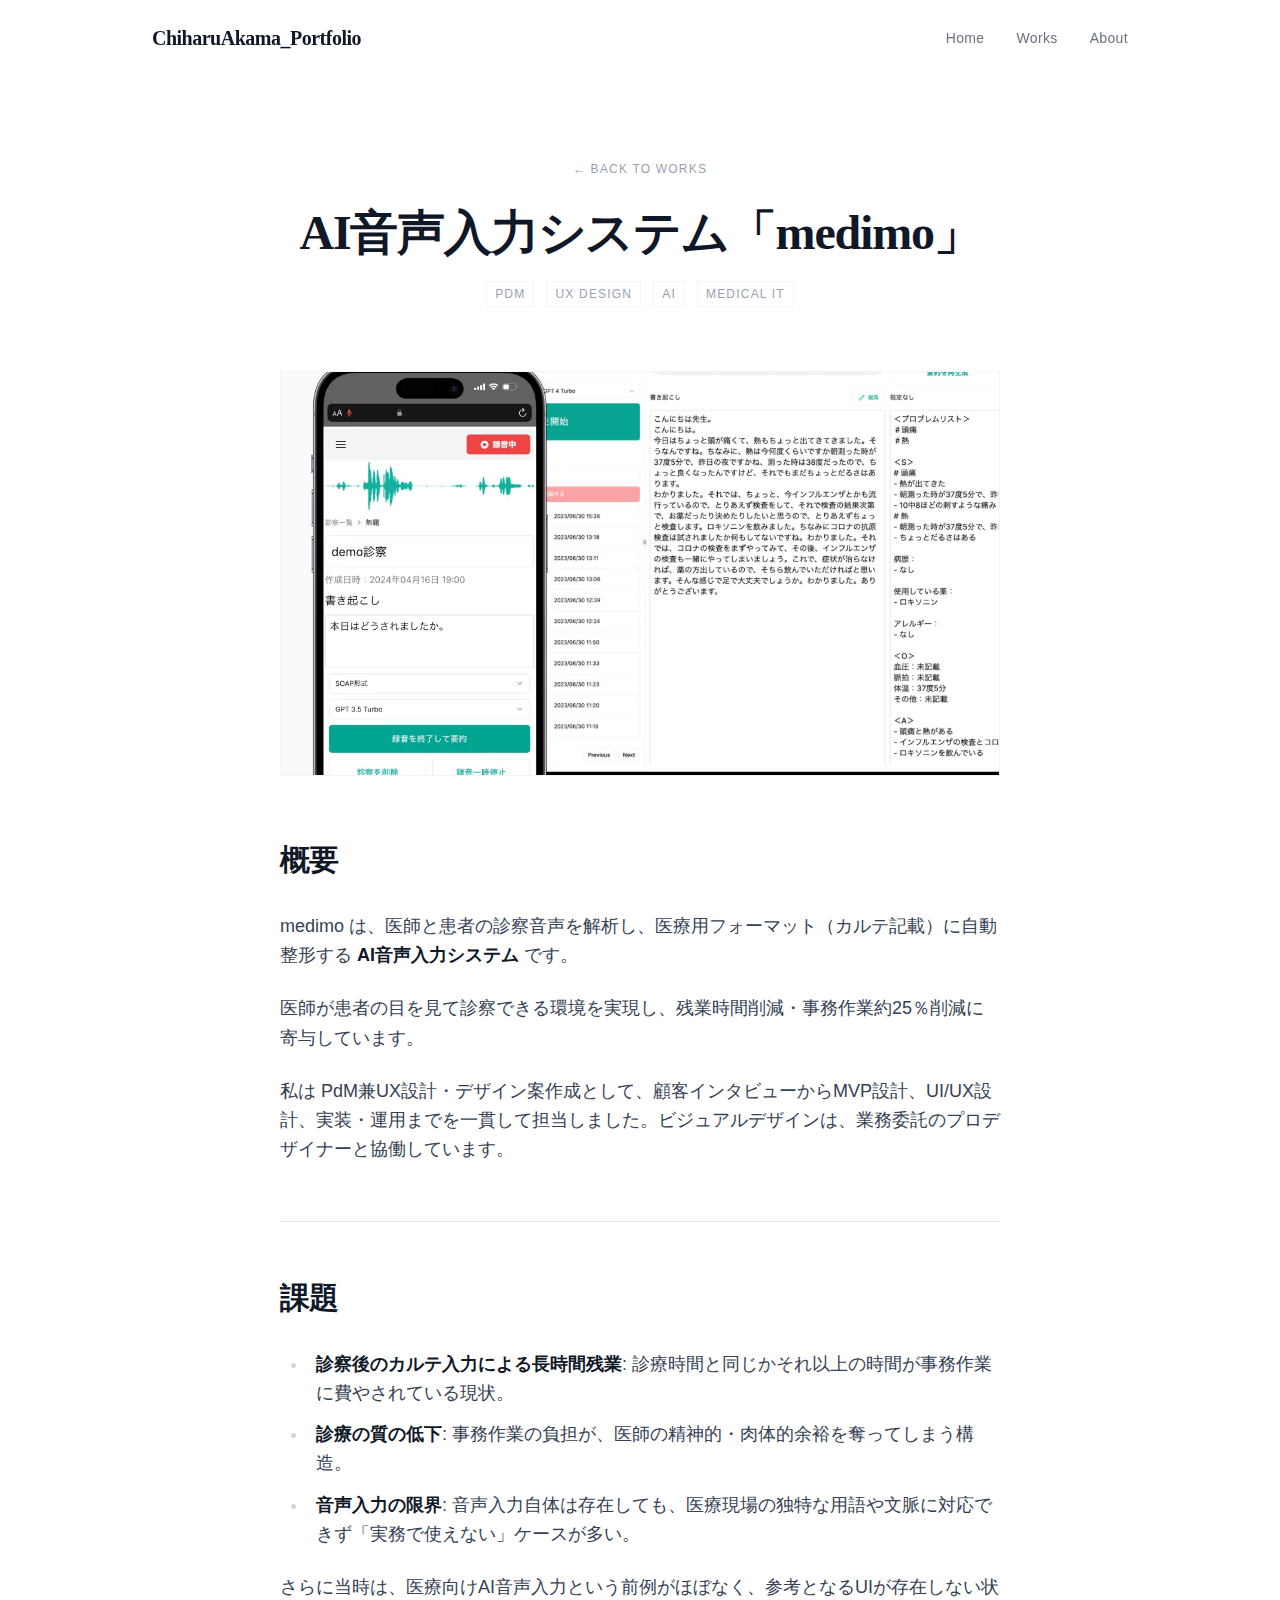
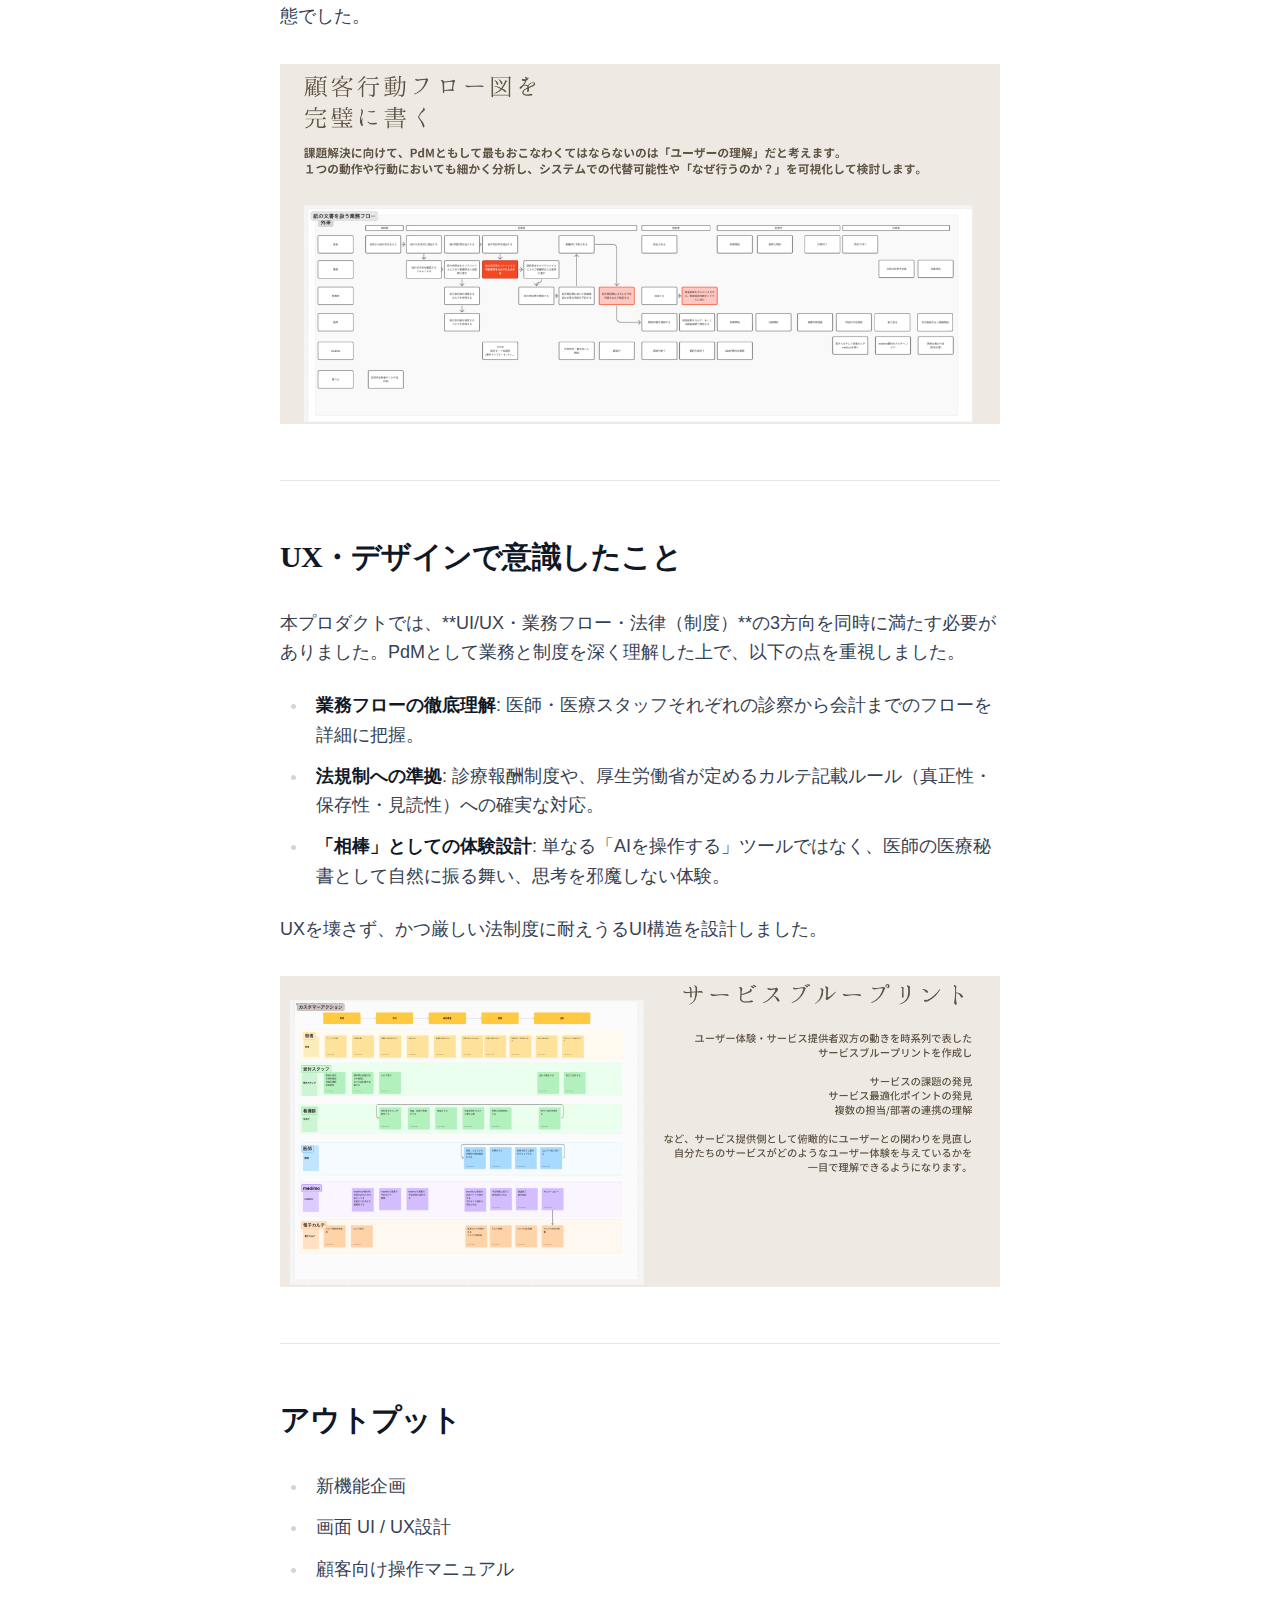
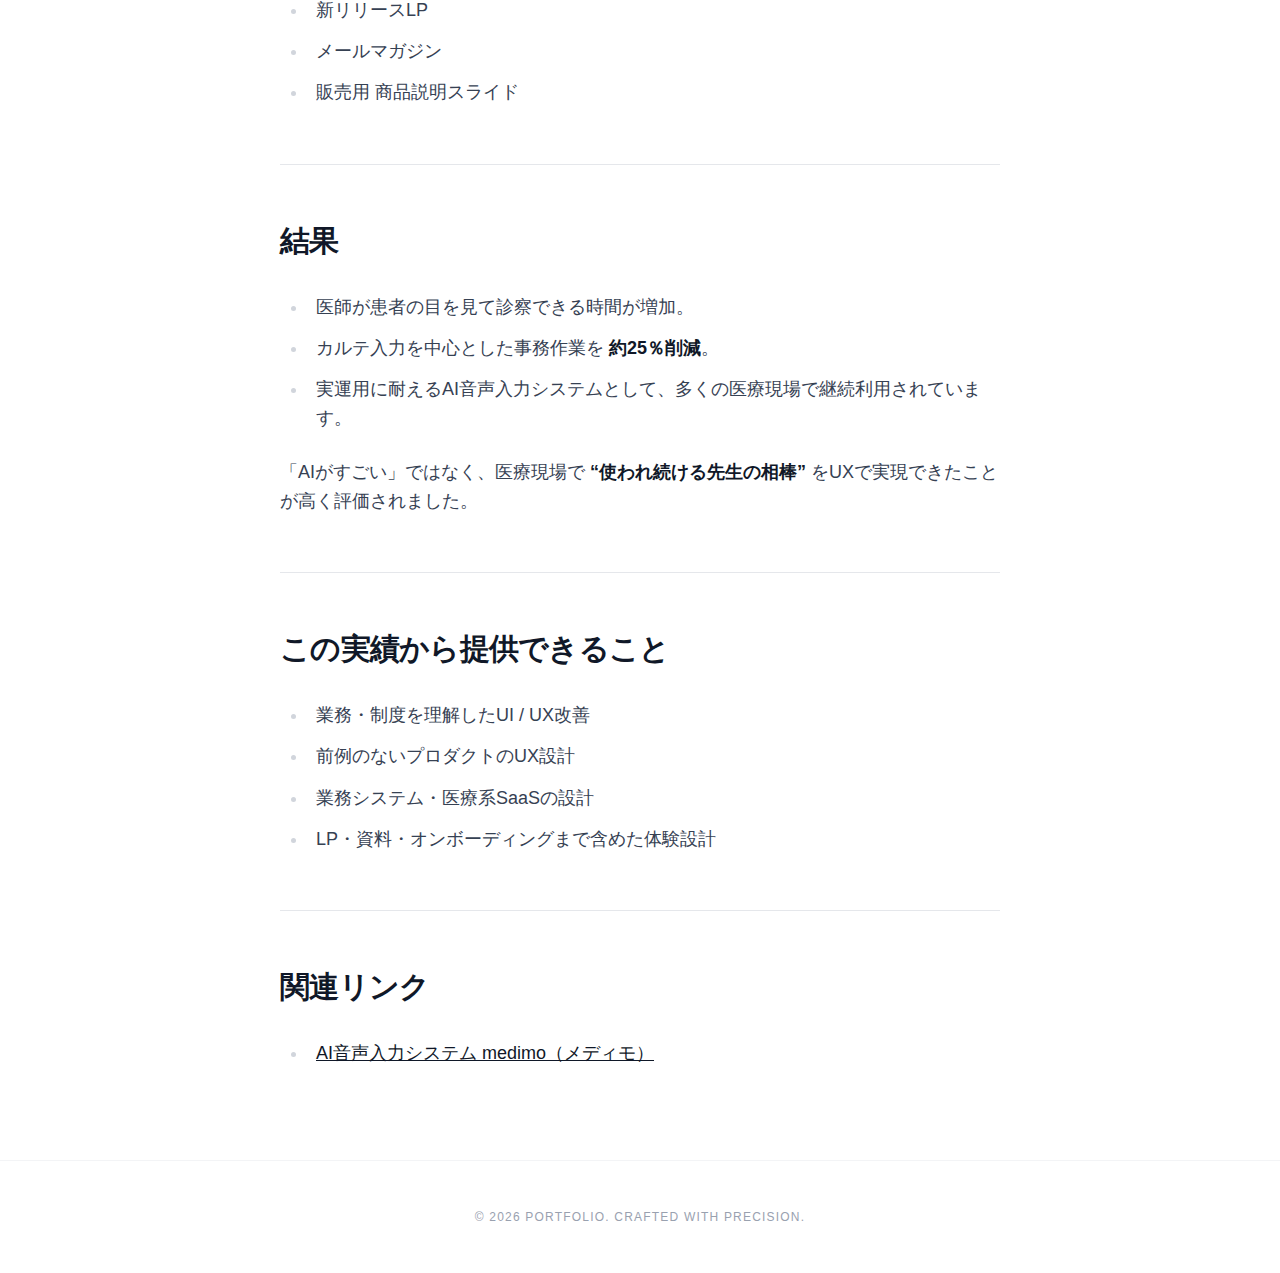
<file: works/medimo/index.html>
<!DOCTYPE html><html lang="ja"> <head><meta charset="UTF-8"><meta name="viewport" content="width=device-width, initial-scale=1.0"><meta name="description" content="医師の診療体験と業務効率を再設計した、電子カルテ連携のAI音声入力システムの商品企画・UX設計。"><link rel="icon" type="image/png" href="/assets/akamaru.png"><title>AI音声入力システム「medimo」 | Portfolio</title><style>.modal[data-astro-cid-ihllb3az].open{display:flex;opacity:1}.modal[data-astro-cid-ihllb3az].open .modal-content[data-astro-cid-ihllb3az]{scale:1;opacity:1}
</style>
<link rel="stylesheet" href="/_astro/_slug_.hUasLNvq.css"></head> <body class="min-h-screen bg-white text-gray-900"> <header class="bg-white/80 backdrop-blur-md sticky top-0 z-50"> <nav class="mx-auto flex max-w-5xl items-center justify-between px-6 py-6"> <a href="/" class="text-xl font-serif font-bold tracking-tight">ChiharuAkama_Portfolio</a> <ul class="flex gap-8 text-sm font-medium tracking-wide text-gray-500"> <li> <a href="/" class="transition hover:text-gray-900">Home</a> </li> <li> <a href="/works" class="transition hover:text-gray-900">Works</a> </li> <li> <a href="/about" class="transition hover:text-gray-900">About</a> </li> </ul> </nav> </header> <main>  <main class="mx-auto max-w-3xl px-6 py-20 font-sans"> <article> <header class="mb-16 text-center"> <a href="/works" class="mb-8 inline-block text-xs uppercase tracking-widest text-gray-400 transition hover:text-gray-900"> ← Back to Works </a> <h1 class="mb-6 font-serif text-4xl font-bold tracking-tight md:text-5xl">AI音声入力システム「medimo」</h1> <div class="flex flex-col items-center gap-4 text-xs tracking-widest text-gray-400 uppercase">  <div class="flex flex-wrap justify-center gap-3"> <span class="border border-gray-100 px-2 py-1">PdM</span><span class="border border-gray-100 px-2 py-1">UX Design</span><span class="border border-gray-100 px-2 py-1">AI</span><span class="border border-gray-100 px-2 py-1">Medical IT</span> </div> </div> </header> <div class="mb-16 aspect-video overflow-hidden bg-gray-50 border border-gray-100"> <img src="/assets/medimo.webp" alt="AI音声入力システム「medimo」" class="h-full w-full object-cover"> </div> <div class="prose prose-gray prose-lg max-w-none leading-relaxed prose-headings:font-serif prose-headings:tracking-tight prose-a:text-gray-900 prose-strong:text-gray-900"> <h2 id="概要">概要</h2>
<p>medimo は、医師と患者の診察音声を解析し、医療用フォーマット（カルテ記載）に自動整形する <strong>AI音声入力システム</strong> です。</p>
<p>医師が患者の目を見て診察できる環境を実現し、残業時間削減・事務作業約25％削減に寄与しています。</p>
<p>私は PdM兼UX設計・デザイン案作成として、顧客インタビューからMVP設計、UI/UX設計、実装・運用までを一貫して担当しました。ビジュアルデザインは、業務委託のプロデザイナーと協働しています。</p>
<hr>
<h2 id="課題">課題</h2>
<ul>
<li><strong>診察後のカルテ入力による長時間残業</strong>: 診療時間と同じかそれ以上の時間が事務作業に費やされている現状。</li>
<li><strong>診療の質の低下</strong>: 事務作業の負担が、医師の精神的・肉体的余裕を奪ってしまう構造。</li>
<li><strong>音声入力の限界</strong>: 音声入力自体は存在しても、医療現場の独特な用語や文脈に対応できず「実務で使えない」ケースが多い。</li>
</ul>
<p>さらに当時は、医療向けAI音声入力という前例がほぼなく、参考となるUIが存在しない状態でした。</p>
<p><img src="/assets/medimo03.png" alt="medimo 初期案"></p>
<hr>
<h2 id="uxデザインで意識したこと">UX・デザインで意識したこと</h2>
<p>本プロダクトでは、**UI/UX・業務フロー・法律（制度）**の3方向を同時に満たす必要がありました。PdMとして業務と制度を深く理解した上で、以下の点を重視しました。</p>
<ul>
<li><strong>業務フローの徹底理解</strong>: 医師・医療スタッフそれぞれの診察から会計までのフローを詳細に把握。</li>
<li><strong>法規制への準拠</strong>: 診療報酬制度や、厚生労働省が定めるカルテ記載ルール（真正性・保存性・見読性）への確実な対応。</li>
<li><strong>「相棒」としての体験設計</strong>: 単なる「AIを操作する」ツールではなく、医師の医療秘書として自然に振る舞い、思考を邪魔しない体験。</li>
</ul>
<p>UXを壊さず、かつ厳しい法制度に耐えうるUI構造を設計しました。</p>
<p><img src="/assets/medimo02.png" alt="medimo UI"></p>
<hr>
<h2 id="アウトプット">アウトプット</h2>
<ul>
<li>新機能企画</li>
<li>画面 UI / UX設計</li>
<li>顧客向け操作マニュアル</li>
<li>新リリースLP</li>
<li>メールマガジン</li>
<li>販売用 商品説明スライド</li>
</ul>
<hr>
<h2 id="結果">結果</h2>
<ul>
<li>医師が患者の目を見て診察できる時間が増加。</li>
<li>カルテ入力を中心とした事務作業を <strong>約25％削減</strong>。</li>
<li>実運用に耐えるAI音声入力システムとして、多くの医療現場で継続利用されています。</li>
</ul>
<p>「AIがすごい」ではなく、医療現場で <strong>“使われ続ける先生の相棒”</strong> をUXで実現できたことが高く評価されました。</p>
<hr>
<h2 id="この実績から提供できること">この実績から提供できること</h2>
<ul>
<li>業務・制度を理解したUI / UX改善</li>
<li>前例のないプロダクトのUX設計</li>
<li>業務システム・医療系SaaSの設計</li>
<li>LP・資料・オンボーディングまで含めた体験設計</li>
</ul>
<hr>
<h2 id="関連リンク">関連リンク</h2>
<ul>
<li><a href="https://medimo.ai/">AI音声入力システム medimo（メディモ）</a></li>
</ul> </div> </article> </main>  </main> <footer class="border-t border-gray-100 bg-white"> <div class="mx-auto max-w-5xl px-6 py-12 text-center text-xs tracking-widest text-gray-400 uppercase">
&copy; 2026 Portfolio. Crafted with precision.
</div> </footer> </body></html>
</file>
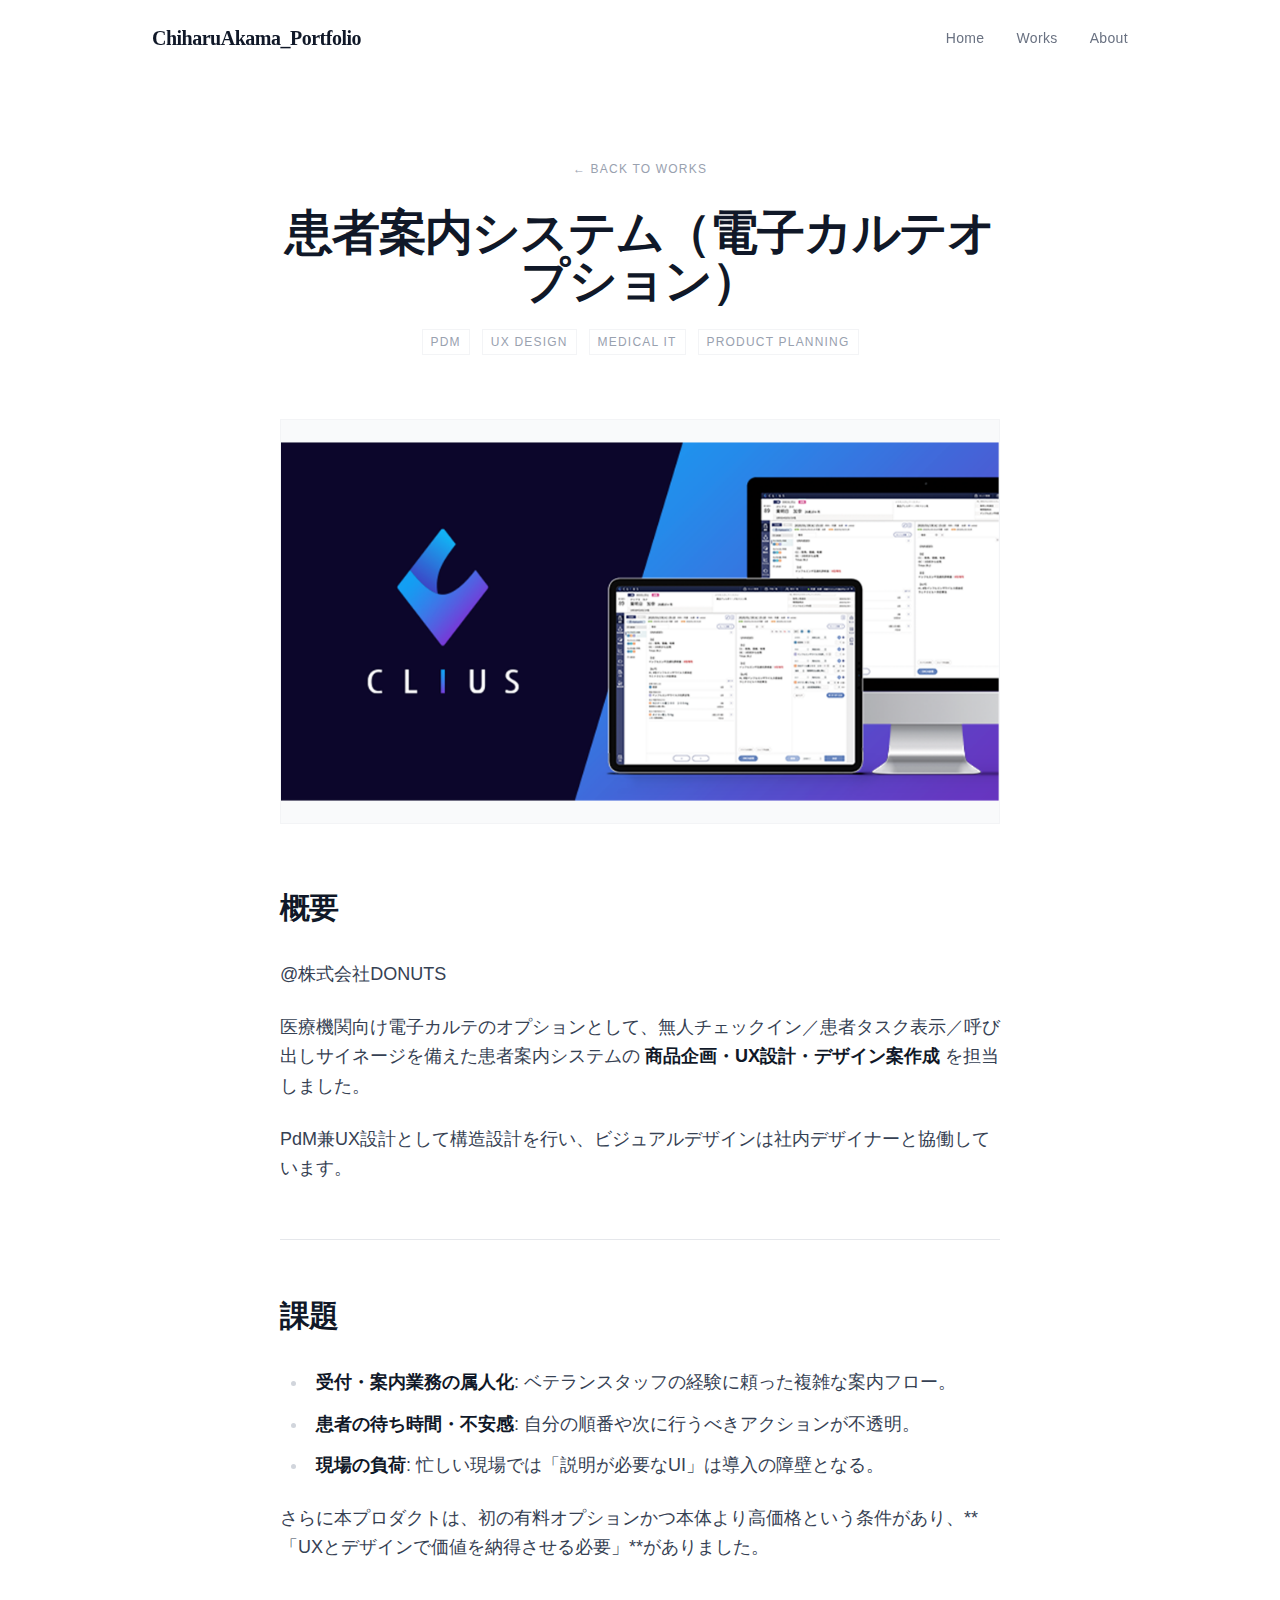
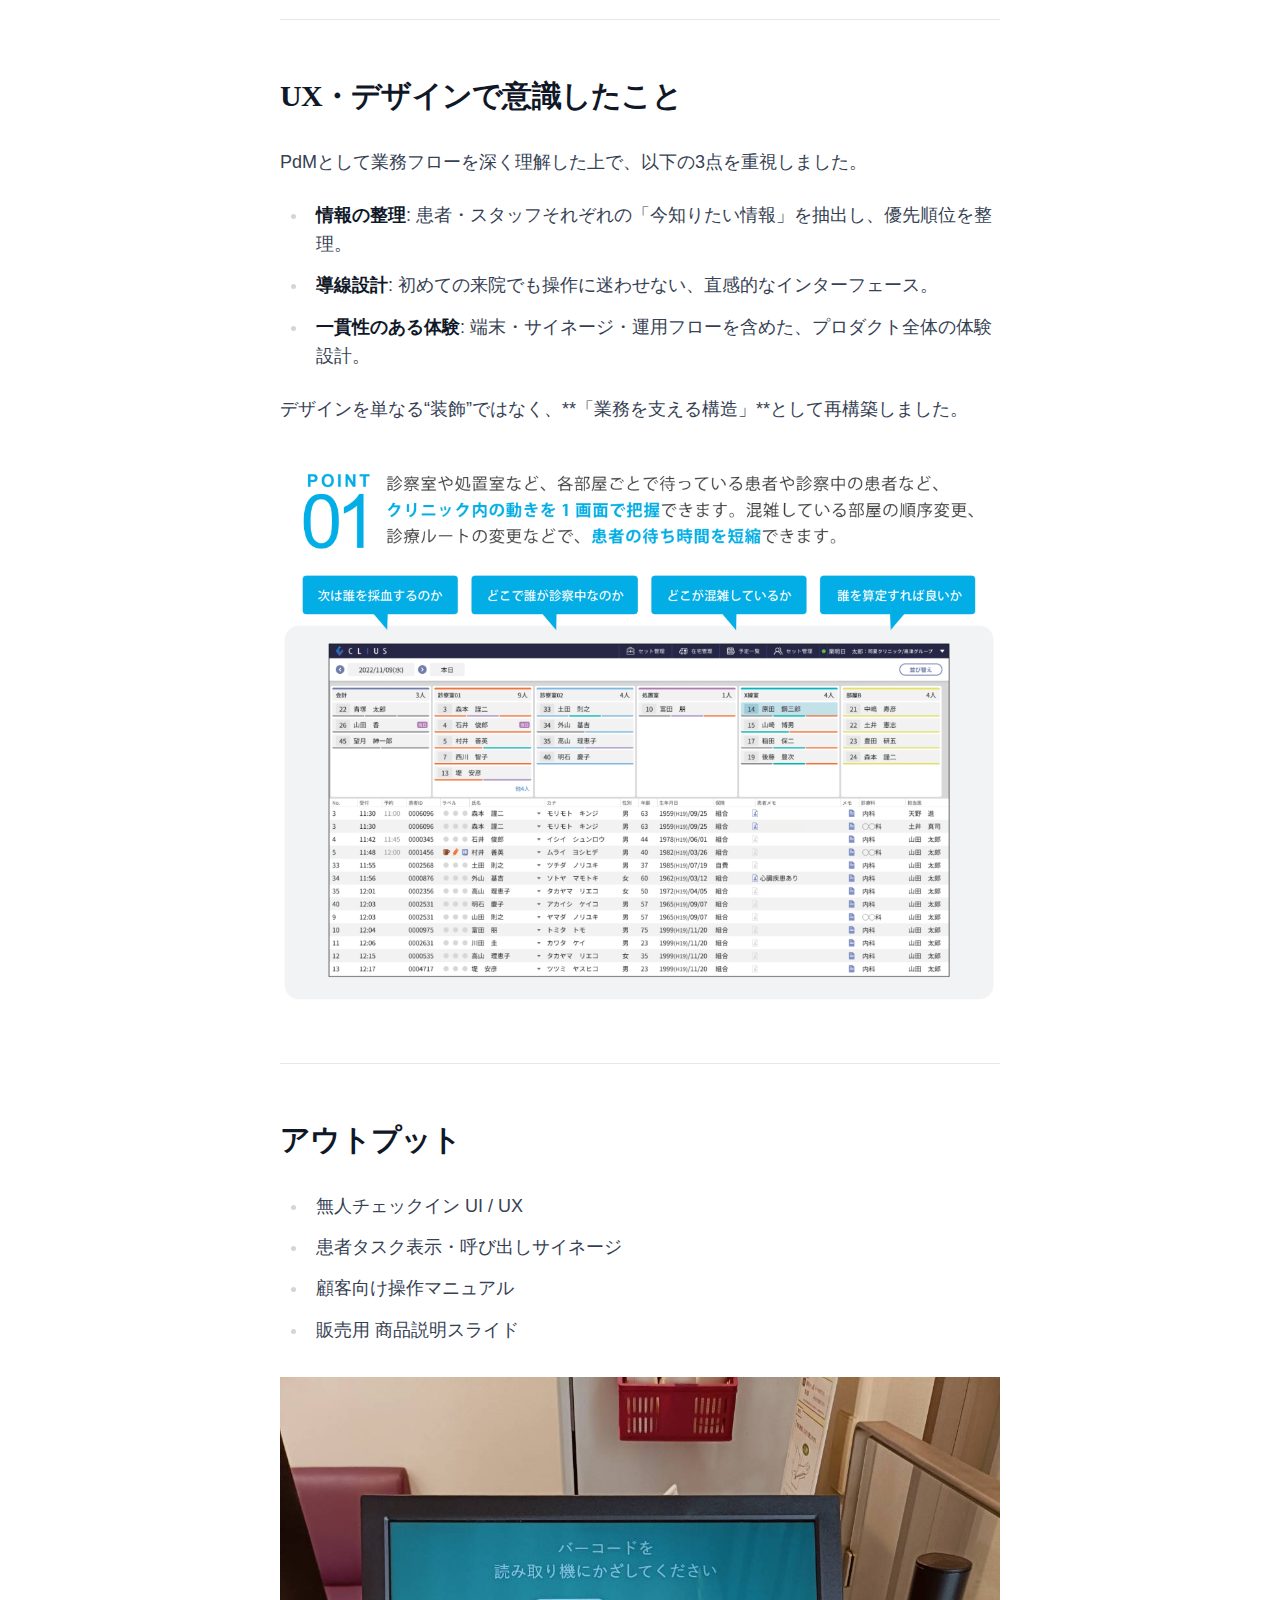
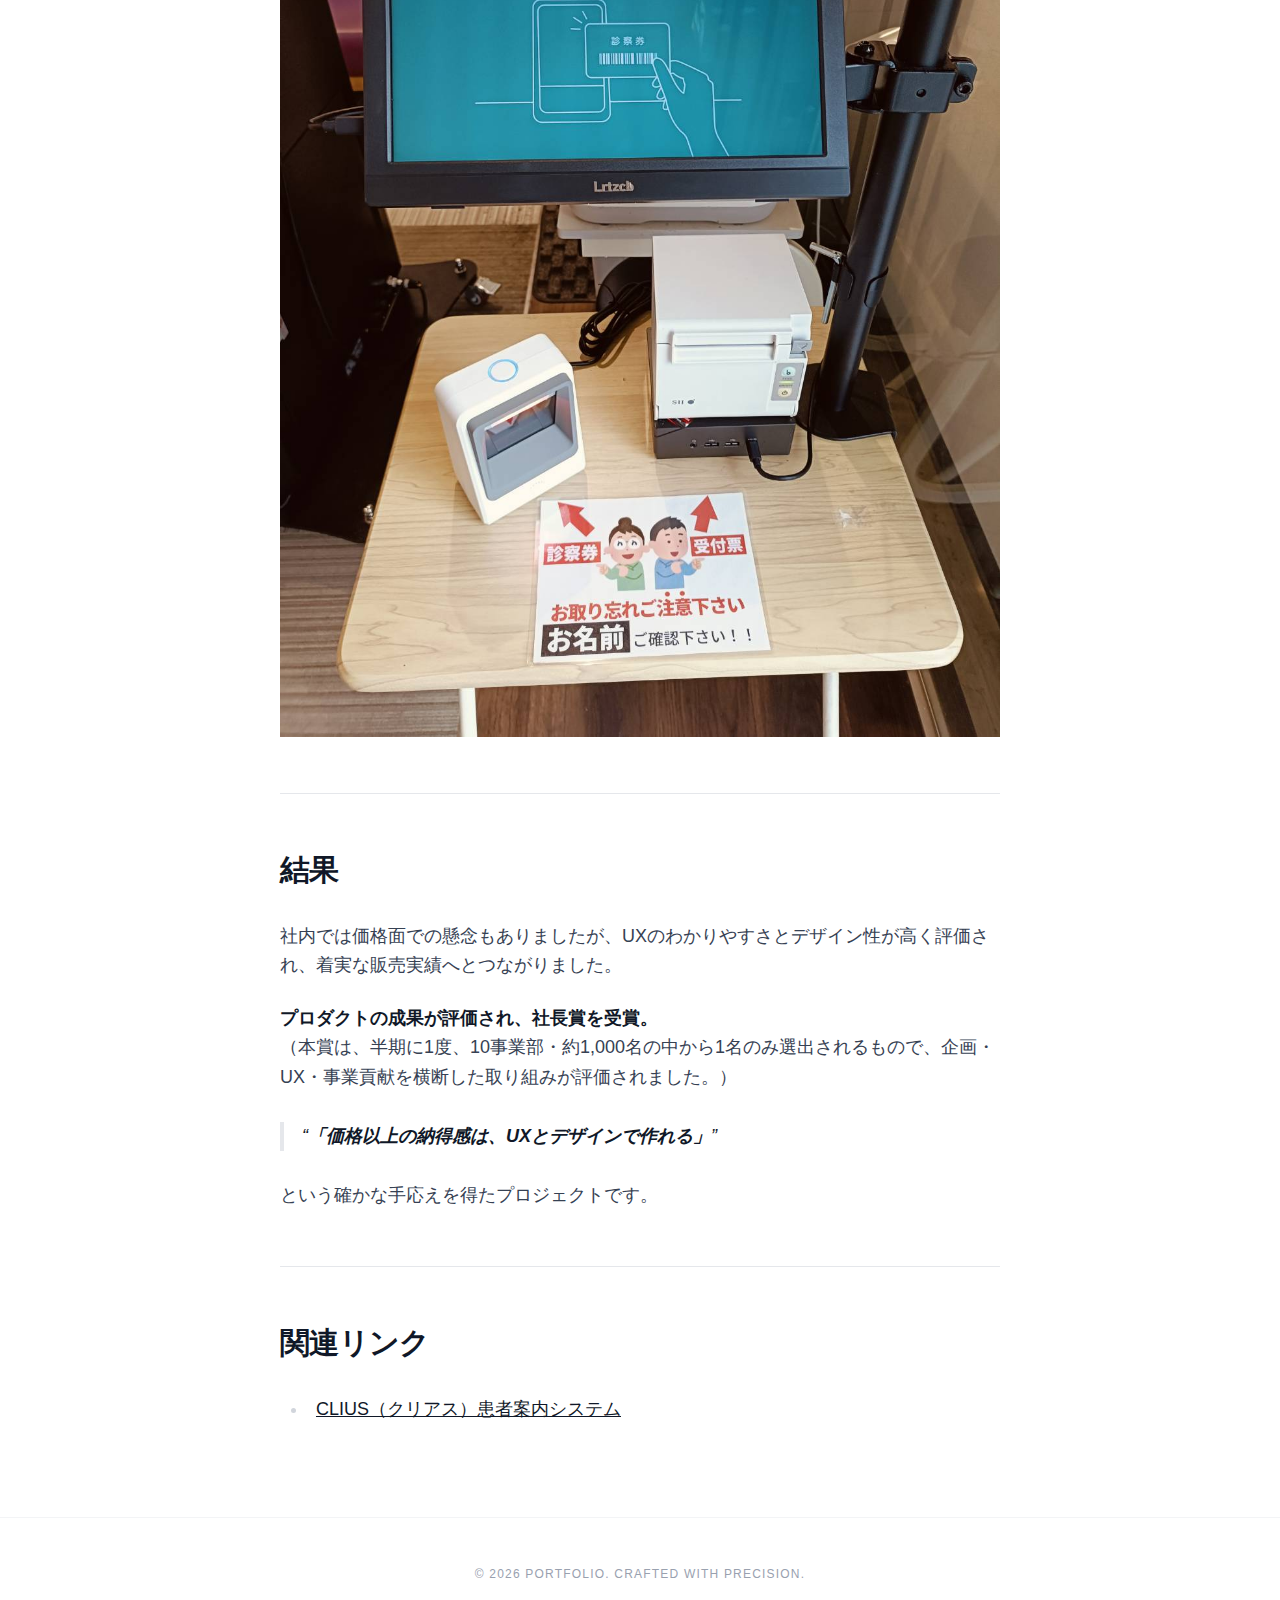
<file: works/patient-guidance-system/index.html>
<!DOCTYPE html><html lang="ja"> <head><meta charset="UTF-8"><meta name="viewport" content="width=device-width, initial-scale=1.0"><meta name="description" content="医療現場の業務と患者体験を再設計した、電子カルテ連携の患者案内システムの商品企画・UX設計。"><link rel="icon" type="image/png" href="/assets/akamaru.png"><title>患者案内システム（電子カルテオプション） | Portfolio</title><style>.modal[data-astro-cid-ihllb3az].open{display:flex;opacity:1}.modal[data-astro-cid-ihllb3az].open .modal-content[data-astro-cid-ihllb3az]{scale:1;opacity:1}
</style>
<link rel="stylesheet" href="/_astro/_slug_.hUasLNvq.css"></head> <body class="min-h-screen bg-white text-gray-900"> <header class="bg-white/80 backdrop-blur-md sticky top-0 z-50"> <nav class="mx-auto flex max-w-5xl items-center justify-between px-6 py-6"> <a href="/" class="text-xl font-serif font-bold tracking-tight">ChiharuAkama_Portfolio</a> <ul class="flex gap-8 text-sm font-medium tracking-wide text-gray-500"> <li> <a href="/" class="transition hover:text-gray-900">Home</a> </li> <li> <a href="/works" class="transition hover:text-gray-900">Works</a> </li> <li> <a href="/about" class="transition hover:text-gray-900">About</a> </li> </ul> </nav> </header> <main>  <main class="mx-auto max-w-3xl px-6 py-20 font-sans"> <article> <header class="mb-16 text-center"> <a href="/works" class="mb-8 inline-block text-xs uppercase tracking-widest text-gray-400 transition hover:text-gray-900"> ← Back to Works </a> <h1 class="mb-6 font-serif text-4xl font-bold tracking-tight md:text-5xl">患者案内システム（電子カルテオプション）</h1> <div class="flex flex-col items-center gap-4 text-xs tracking-widest text-gray-400 uppercase">  <div class="flex flex-wrap justify-center gap-3"> <span class="border border-gray-100 px-2 py-1">PdM</span><span class="border border-gray-100 px-2 py-1">UX Design</span><span class="border border-gray-100 px-2 py-1">Medical IT</span><span class="border border-gray-100 px-2 py-1">Product Planning</span> </div> </div> </header> <div class="mb-16 aspect-video overflow-hidden bg-gray-50 border border-gray-100"> <img src="/assets/clius01.png" alt="患者案内システム（電子カルテオプション）" class="h-full w-full object-cover"> </div> <div class="prose prose-gray prose-lg max-w-none leading-relaxed prose-headings:font-serif prose-headings:tracking-tight prose-a:text-gray-900 prose-strong:text-gray-900"> <h2 id="概要">概要</h2>
<p>@株式会社DONUTS</p>
<p>医療機関向け電子カルテのオプションとして、無人チェックイン／患者タスク表示／呼び出しサイネージを備えた患者案内システムの <strong>商品企画・UX設計・デザイン案作成</strong> を担当しました。</p>
<p>PdM兼UX設計として構造設計を行い、ビジュアルデザインは社内デザイナーと協働しています。</p>
<hr>
<h2 id="課題">課題</h2>
<ul>
<li><strong>受付・案内業務の属人化</strong>: ベテランスタッフの経験に頼った複雑な案内フロー。</li>
<li><strong>患者の待ち時間・不安感</strong>: 自分の順番や次に行うべきアクションが不透明。</li>
<li><strong>現場の負荷</strong>: 忙しい現場では「説明が必要なUI」は導入の障壁となる。</li>
</ul>
<p>さらに本プロダクトは、初の有料オプションかつ本体より高価格という条件があり、**「UXとデザインで価値を納得させる必要」**がありました。</p>
<hr>
<h2 id="uxデザインで意識したこと">UX・デザインで意識したこと</h2>
<p>PdMとして業務フローを深く理解した上で、以下の3点を重視しました。</p>
<ul>
<li><strong>情報の整理</strong>: 患者・スタッフそれぞれの「今知りたい情報」を抽出し、優先順位を整理。</li>
<li><strong>導線設計</strong>: 初めての来院でも操作に迷わせない、直感的なインターフェース。</li>
<li><strong>一貫性のある体験</strong>: 端末・サイネージ・運用フローを含めた、プロダクト全体の体験設計。</li>
</ul>
<p>デザインを単なる“装飾”ではなく、**「業務を支える構造」**として再構築しました。</p>
<p><img src="/assets/clius02.webp" alt="患者案内システム UI"></p>
<hr>
<h2 id="アウトプット">アウトプット</h2>
<ul>
<li>無人チェックイン UI / UX</li>
<li>患者タスク表示・呼び出しサイネージ</li>
<li>顧客向け操作マニュアル</li>
<li>販売用 商品説明スライド</li>
</ul>
<p><img src="/assets/clius03.jpg" alt="販売用 商品説明スライド"></p>
<hr>
<h2 id="結果">結果</h2>
<p>社内では価格面での懸念もありましたが、UXのわかりやすさとデザイン性が高く評価され、着実な販売実績へとつながりました。</p>
<p><strong>プロダクトの成果が評価され、社長賞を受賞。</strong><br>
（本賞は、半期に1度、10事業部・約1,000名の中から1名のみ選出されるもので、企画・UX・事業貢献を横断した取り組みが評価されました。）</p>
<blockquote>
<p><strong>「価格以上の納得感は、UXとデザインで作れる」</strong></p>
</blockquote>
<p>という確かな手応えを得たプロジェクトです。</p>
<hr>
<h2 id="関連リンク">関連リンク</h2>
<ul>
<li><a href="https://clius.jp/function/forroute/">CLIUS（クリアス）患者案内システム</a></li>
</ul> </div> </article> </main>  </main> <footer class="border-t border-gray-100 bg-white"> <div class="mx-auto max-w-5xl px-6 py-12 text-center text-xs tracking-widest text-gray-400 uppercase">
&copy; 2026 Portfolio. Crafted with precision.
</div> </footer> </body></html>
</file>
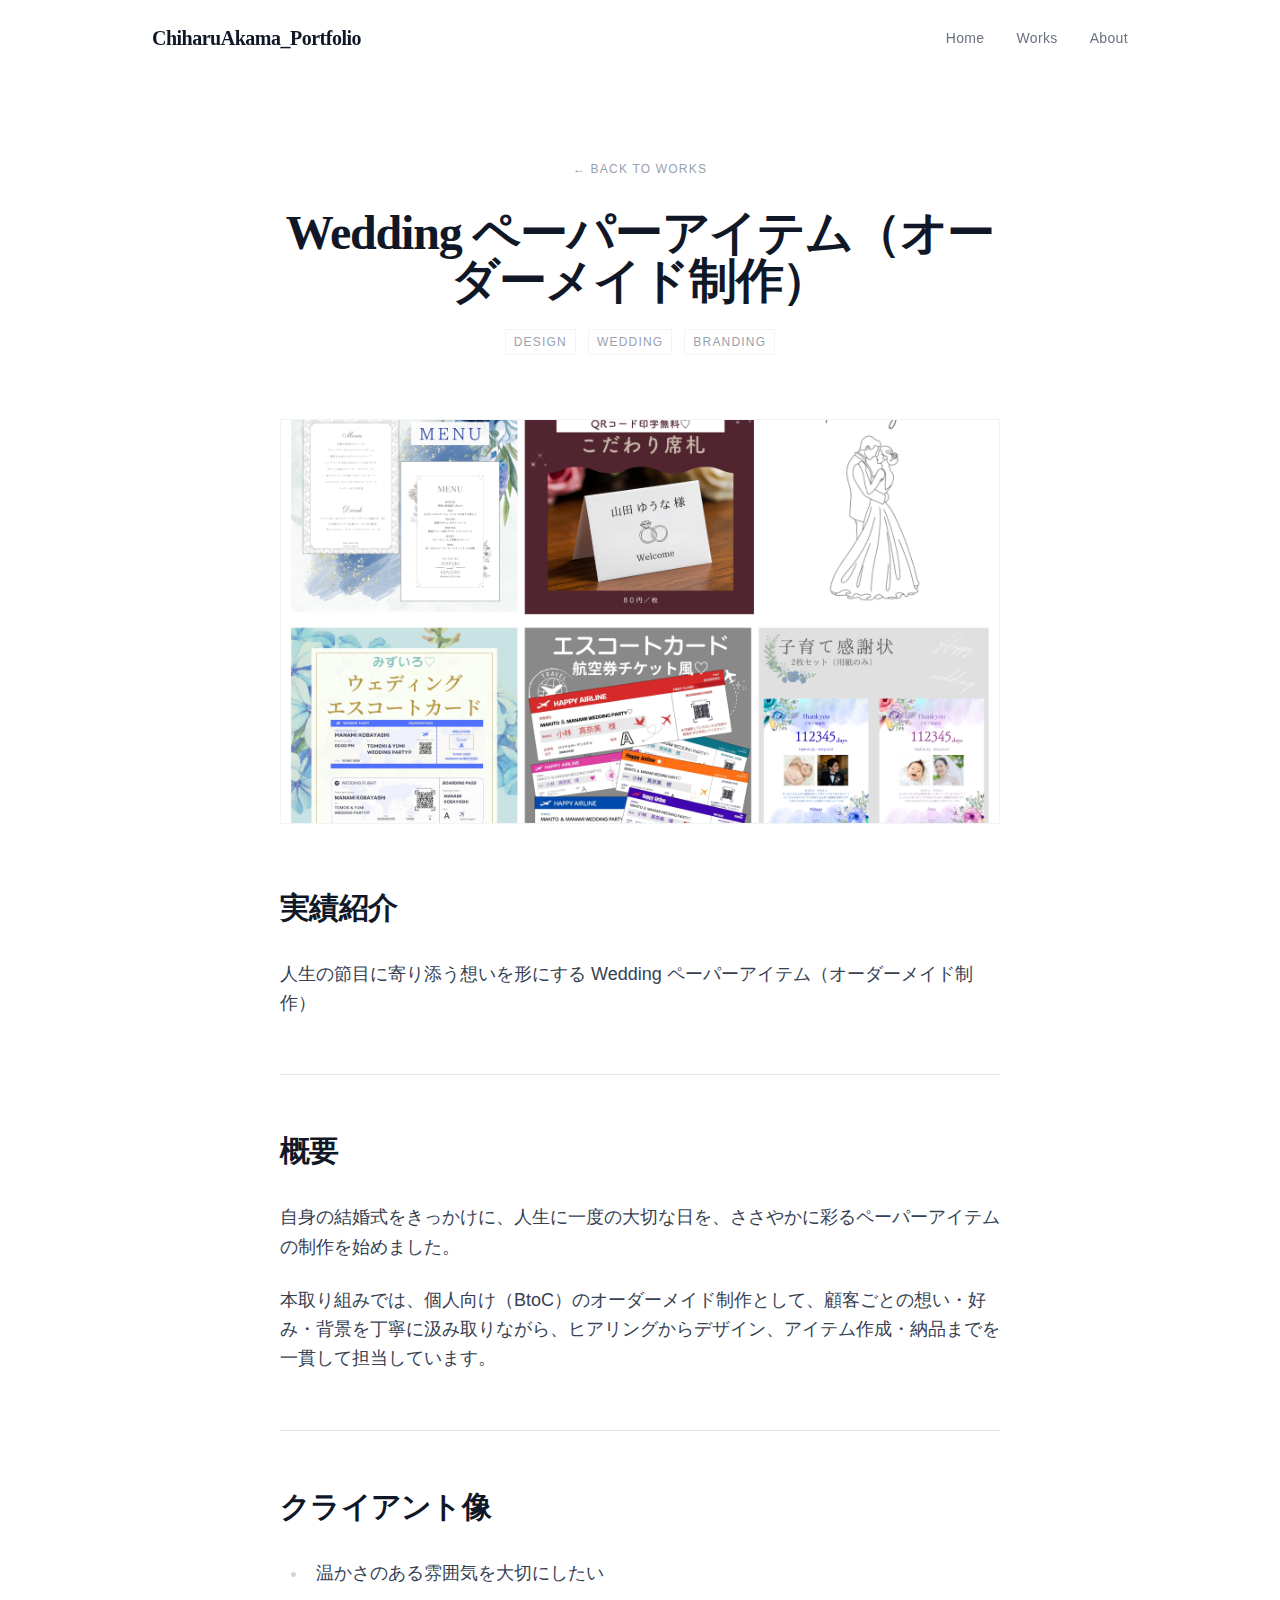
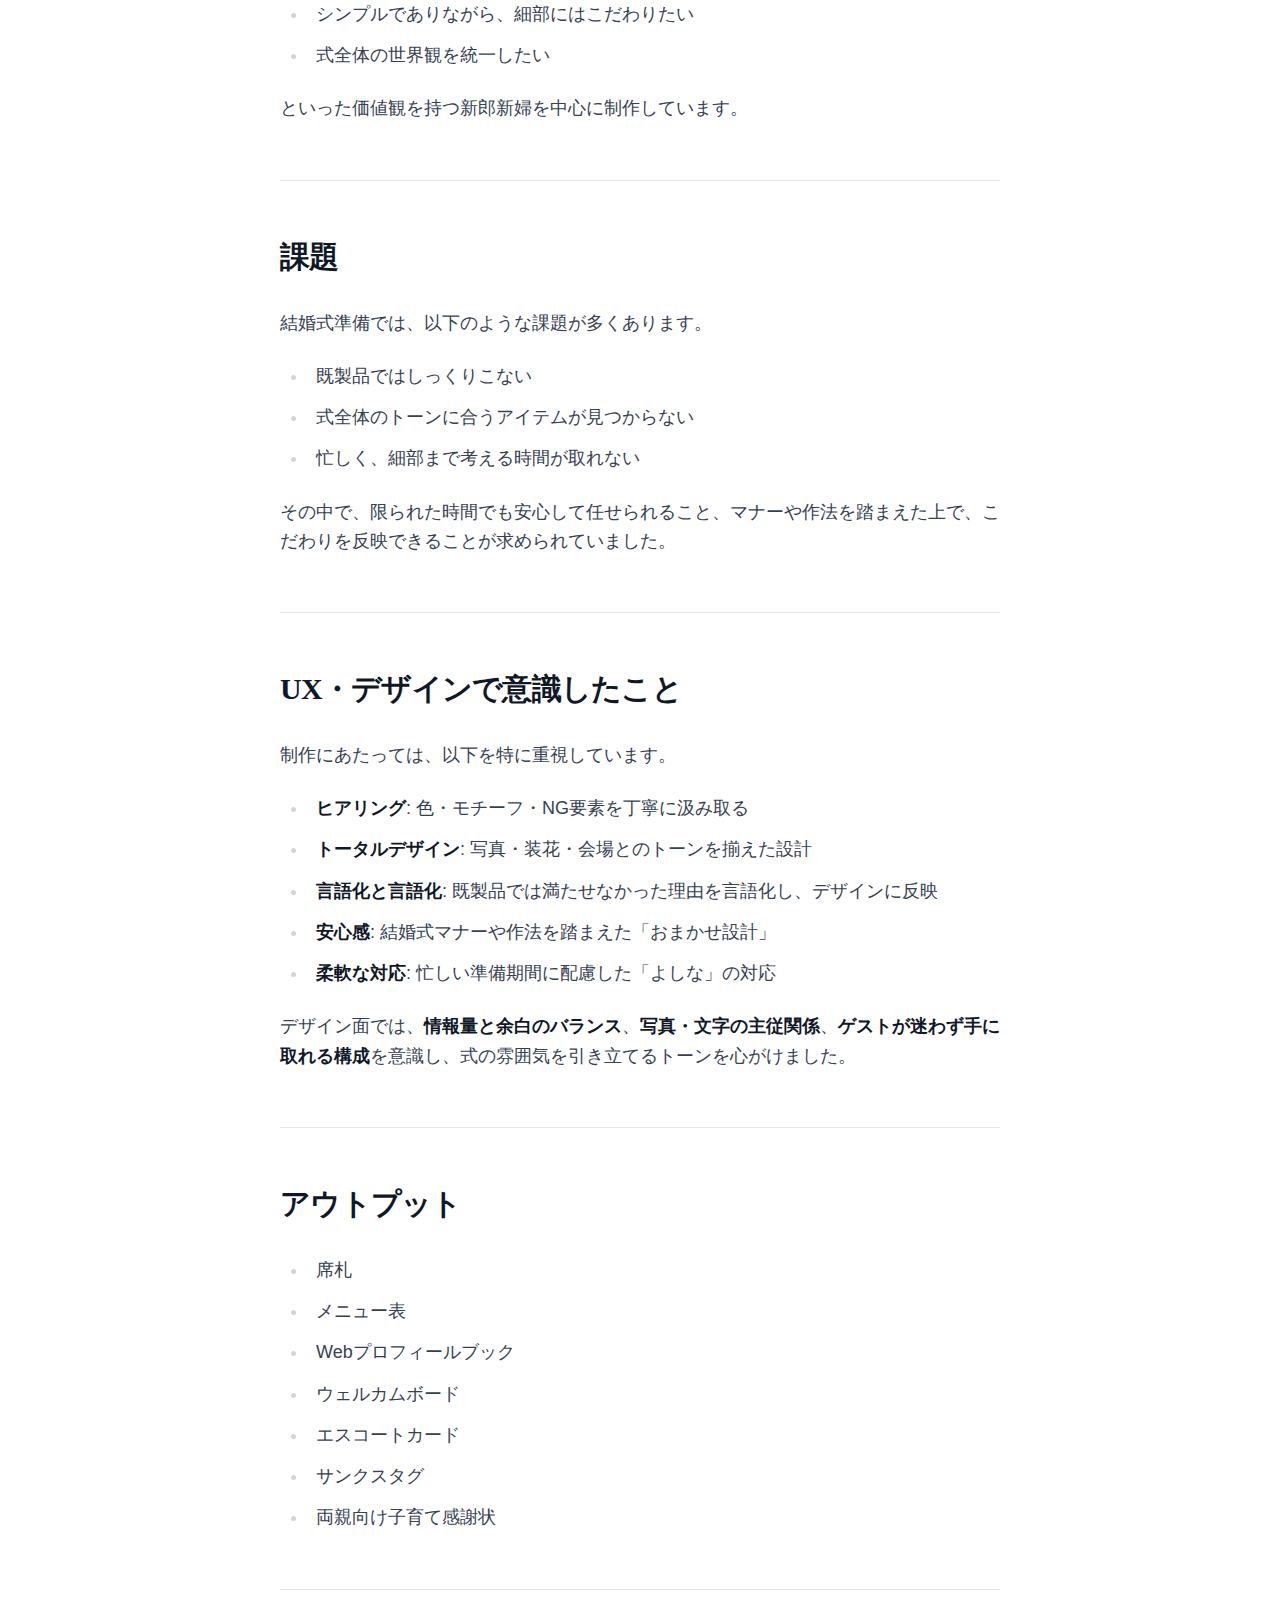
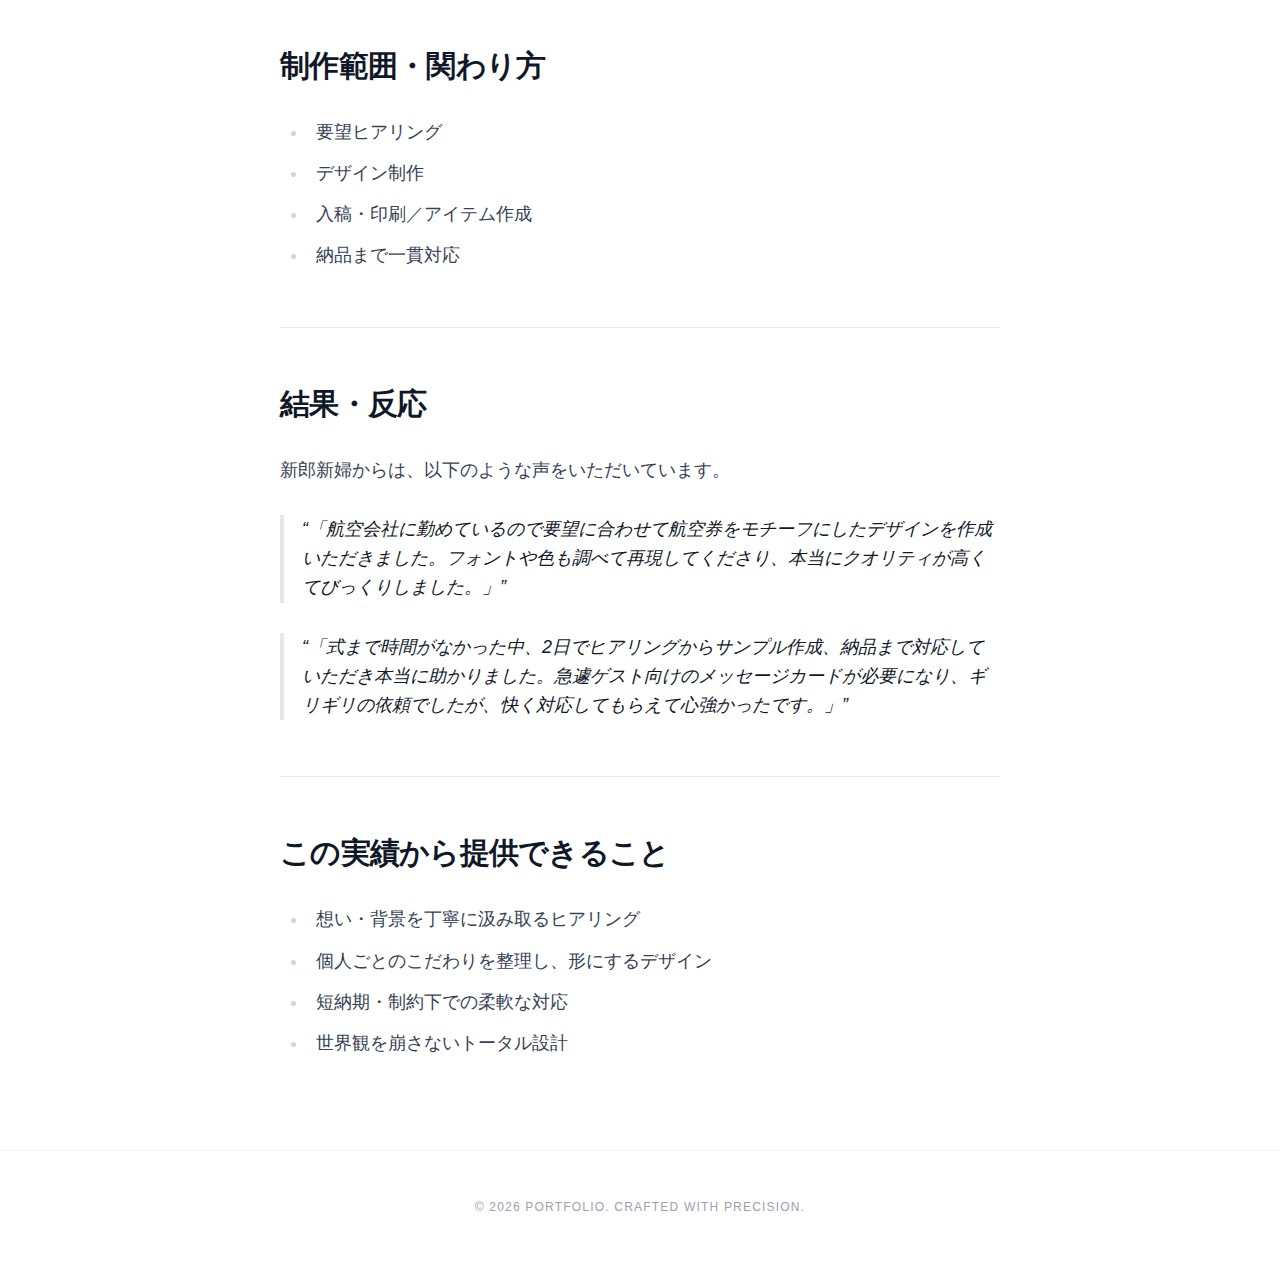
<file: works/wedding-paper-items/index.html>
<!DOCTYPE html><html lang="ja"> <head><meta charset="UTF-8"><meta name="viewport" content="width=device-width, initial-scale=1.0"><meta name="description" content="人生の節目に寄り添う想いを形にする。ヒアリングからデザイン、アイテム作成・納品までを一貫したオーダーメイド制作。"><link rel="icon" type="image/png" href="/assets/akamaru.png"><title>Wedding ペーパーアイテム（オーダーメイド制作） | Portfolio</title><style>.modal[data-astro-cid-ihllb3az].open{display:flex;opacity:1}.modal[data-astro-cid-ihllb3az].open .modal-content[data-astro-cid-ihllb3az]{scale:1;opacity:1}
</style>
<link rel="stylesheet" href="/_astro/_slug_.hUasLNvq.css"></head> <body class="min-h-screen bg-white text-gray-900"> <header class="bg-white/80 backdrop-blur-md sticky top-0 z-50"> <nav class="mx-auto flex max-w-5xl items-center justify-between px-6 py-6"> <a href="/" class="text-xl font-serif font-bold tracking-tight">ChiharuAkama_Portfolio</a> <ul class="flex gap-8 text-sm font-medium tracking-wide text-gray-500"> <li> <a href="/" class="transition hover:text-gray-900">Home</a> </li> <li> <a href="/works" class="transition hover:text-gray-900">Works</a> </li> <li> <a href="/about" class="transition hover:text-gray-900">About</a> </li> </ul> </nav> </header> <main>  <main class="mx-auto max-w-3xl px-6 py-20 font-sans"> <article> <header class="mb-16 text-center"> <a href="/works" class="mb-8 inline-block text-xs uppercase tracking-widest text-gray-400 transition hover:text-gray-900"> ← Back to Works </a> <h1 class="mb-6 font-serif text-4xl font-bold tracking-tight md:text-5xl">Wedding ペーパーアイテム（オーダーメイド制作）</h1> <div class="flex flex-col items-center gap-4 text-xs tracking-widest text-gray-400 uppercase">  <div class="flex flex-wrap justify-center gap-3"> <span class="border border-gray-100 px-2 py-1">Design</span><span class="border border-gray-100 px-2 py-1">Wedding</span><span class="border border-gray-100 px-2 py-1">Branding</span> </div> </div> </header> <div class="mb-16 aspect-video overflow-hidden bg-gray-50 border border-gray-100"> <img src="/assets/wedding.png" alt="Wedding ペーパーアイテム（オーダーメイド制作）" class="h-full w-full object-cover"> </div> <div class="prose prose-gray prose-lg max-w-none leading-relaxed prose-headings:font-serif prose-headings:tracking-tight prose-a:text-gray-900 prose-strong:text-gray-900"> <h2 id="実績紹介">実績紹介</h2>
<p>人生の節目に寄り添う想いを形にする
Wedding ペーパーアイテム（オーダーメイド制作）</p>
<hr>
<h2 id="概要">概要</h2>
<p>自身の結婚式をきっかけに、人生に一度の大切な日を、ささやかに彩るペーパーアイテムの制作を始めました。</p>
<p>本取り組みでは、個人向け（BtoC）のオーダーメイド制作として、顧客ごとの想い・好み・背景を丁寧に汲み取りながら、ヒアリングからデザイン、アイテム作成・納品までを一貫して担当しています。</p>
<hr>
<h2 id="クライアント像">クライアント像</h2>
<ul>
<li>温かさのある雰囲気を大切にしたい</li>
<li>シンプルでありながら、細部にはこだわりたい</li>
<li>式全体の世界観を統一したい</li>
</ul>
<p>といった価値観を持つ新郎新婦を中心に制作しています。</p>
<hr>
<h2 id="課題">課題</h2>
<p>結婚式準備では、以下のような課題が多くあります。</p>
<ul>
<li>既製品ではしっくりこない</li>
<li>式全体のトーンに合うアイテムが見つからない</li>
<li>忙しく、細部まで考える時間が取れない</li>
</ul>
<p>その中で、限られた時間でも安心して任せられること、マナーや作法を踏まえた上で、こだわりを反映できることが求められていました。</p>
<hr>
<h2 id="uxデザインで意識したこと">UX・デザインで意識したこと</h2>
<p>制作にあたっては、以下を特に重視しています。</p>
<ul>
<li><strong>ヒアリング</strong>: 色・モチーフ・NG要素を丁寧に汲み取る</li>
<li><strong>トータルデザイン</strong>: 写真・装花・会場とのトーンを揃えた設計</li>
<li><strong>言語化と言語化</strong>: 既製品では満たせなかった理由を言語化し、デザインに反映</li>
<li><strong>安心感</strong>: 結婚式マナーや作法を踏まえた「おまかせ設計」</li>
<li><strong>柔軟な対応</strong>: 忙しい準備期間に配慮した「よしな」の対応</li>
</ul>
<p>デザイン面では、<strong>情報量と余白のバランス</strong>、<strong>写真・文字の主従関係</strong>、<strong>ゲストが迷わず手に取れる構成</strong>を意識し、式の雰囲気を引き立てるトーンを心がけました。</p>
<hr>
<h2 id="アウトプット">アウトプット</h2>
<ul>
<li>席札</li>
<li>メニュー表</li>
<li>Webプロフィールブック</li>
<li>ウェルカムボード</li>
<li>エスコートカード</li>
<li>サンクスタグ</li>
<li>両親向け子育て感謝状</li>
</ul>
<hr>
<h2 id="制作範囲関わり方">制作範囲・関わり方</h2>
<ul>
<li>要望ヒアリング</li>
<li>デザイン制作</li>
<li>入稿・印刷／アイテム作成</li>
<li>納品まで一貫対応</li>
</ul>
<hr>
<h2 id="結果反応">結果・反応</h2>
<p>新郎新婦からは、以下のような声をいただいています。</p>
<blockquote>
<p>「航空会社に勤めているので要望に合わせて航空券をモチーフにしたデザインを作成いただきました。フォントや色も調べて再現してくださり、本当にクオリティが高くてびっくりしました。」</p>
</blockquote>
<blockquote>
<p>「式まで時間がなかった中、2日でヒアリングからサンプル作成、納品まで対応していただき本当に助かりました。急遽ゲスト向けのメッセージカードが必要になり、ギリギリの依頼でしたが、快く対応してもらえて心強かったです。」</p>
</blockquote>
<hr>
<h2 id="この実績から提供できること">この実績から提供できること</h2>
<ul>
<li>想い・背景を丁寧に汲み取るヒアリング</li>
<li>個人ごとのこだわりを整理し、形にするデザイン</li>
<li>短納期・制約下での柔軟な対応</li>
<li>世界観を崩さないトータル設計</li>
</ul> </div> </article> </main>  </main> <footer class="border-t border-gray-100 bg-white"> <div class="mx-auto max-w-5xl px-6 py-12 text-center text-xs tracking-widest text-gray-400 uppercase">
&copy; 2026 Portfolio. Crafted with precision.
</div> </footer> </body></html>
</file>
<file: _astro/_slug_.hUasLNvq.css>
/*! tailwindcss v4.1.18 | MIT License | https://tailwindcss.com */@layer properties{@supports (((-webkit-hyphens:none)) and (not (margin-trim:inline))) or ((-moz-orient:inline) and (not (color:rgb(from red r g b)))){*,:before,:after,::backdrop{--tw-translate-x:0;--tw-translate-y:0;--tw-translate-z:0;--tw-scale-x:1;--tw-scale-y:1;--tw-scale-z:1;--tw-space-y-reverse:0;--tw-border-style:solid;--tw-gradient-position:initial;--tw-gradient-from:#0000;--tw-gradient-via:#0000;--tw-gradient-to:#0000;--tw-gradient-stops:initial;--tw-gradient-via-stops:initial;--tw-gradient-from-position:0%;--tw-gradient-via-position:50%;--tw-gradient-to-position:100%;--tw-leading:initial;--tw-font-weight:initial;--tw-tracking:initial;--tw-shadow:0 0 #0000;--tw-shadow-color:initial;--tw-shadow-alpha:100%;--tw-inset-shadow:0 0 #0000;--tw-inset-shadow-color:initial;--tw-inset-shadow-alpha:100%;--tw-ring-color:initial;--tw-ring-shadow:0 0 #0000;--tw-inset-ring-color:initial;--tw-inset-ring-shadow:0 0 #0000;--tw-ring-inset:initial;--tw-ring-offset-width:0px;--tw-ring-offset-color:#fff;--tw-ring-offset-shadow:0 0 #0000;--tw-backdrop-blur:initial;--tw-backdrop-brightness:initial;--tw-backdrop-contrast:initial;--tw-backdrop-grayscale:initial;--tw-backdrop-hue-rotate:initial;--tw-backdrop-invert:initial;--tw-backdrop-opacity:initial;--tw-backdrop-saturate:initial;--tw-backdrop-sepia:initial;--tw-duration:initial}}}@layer theme{:root,:host{--font-sans:"Inter","Noto Sans JP",sans-serif;--font-serif:"Shippori Mincho","Noto Serif JP",serif;--font-mono:ui-monospace,SFMono-Regular,Menlo,Monaco,Consolas,"Liberation Mono","Courier New",monospace;--color-gray-50:oklch(98.5% .002 247.839);--color-gray-100:oklch(96.7% .003 264.542);--color-gray-200:oklch(92.8% .006 264.531);--color-gray-300:oklch(87.2% .01 258.338);--color-gray-400:oklch(70.7% .022 261.325);--color-gray-500:oklch(55.1% .027 264.364);--color-gray-600:oklch(44.6% .03 256.802);--color-gray-900:oklch(21% .034 264.665);--color-black:#000;--color-white:#fff;--spacing:.25rem;--container-xl:36rem;--container-2xl:42rem;--container-3xl:48rem;--container-5xl:64rem;--text-xs:.75rem;--text-xs--line-height:calc(1/.75);--text-sm:.875rem;--text-sm--line-height:calc(1.25/.875);--text-base:1rem;--text-base--line-height: 1.5 ;--text-lg:1.125rem;--text-lg--line-height:calc(1.75/1.125);--text-xl:1.25rem;--text-xl--line-height:calc(1.75/1.25);--text-2xl:1.5rem;--text-2xl--line-height:calc(2/1.5);--text-3xl:1.875rem;--text-3xl--line-height: 1.2 ;--text-4xl:2.25rem;--text-4xl--line-height:calc(2.5/2.25);--text-5xl:3rem;--text-5xl--line-height:1;--font-weight-medium:500;--font-weight-semibold:600;--font-weight-bold:700;--tracking-tight:-.025em;--tracking-wide:.025em;--tracking-wider:.05em;--tracking-widest:.1em;--leading-relaxed:1.625;--leading-loose:2;--radius-lg:.5rem;--radius-xl:.75rem;--blur-sm:8px;--blur-md:12px;--aspect-video:16/9;--default-transition-duration:.15s;--default-transition-timing-function:cubic-bezier(.4,0,.2,1);--default-font-family:var(--font-sans);--default-mono-font-family:var(--font-mono)}}@layer base{*,:after,:before,::backdrop{box-sizing:border-box;border:0 solid;margin:0;padding:0}::file-selector-button{box-sizing:border-box;border:0 solid;margin:0;padding:0}html,:host{-webkit-text-size-adjust:100%;tab-size:4;line-height:1.5;font-family:var(--default-font-family,ui-sans-serif,system-ui,sans-serif,"Apple Color Emoji","Segoe UI Emoji","Segoe UI Symbol","Noto Color Emoji");font-feature-settings:var(--default-font-feature-settings,normal);font-variation-settings:var(--default-font-variation-settings,normal);-webkit-tap-highlight-color:transparent}hr{height:0;color:inherit;border-top-width:1px}abbr:where([title]){-webkit-text-decoration:underline dotted;text-decoration:underline dotted}h1,h2,h3,h4,h5,h6{font-size:inherit;font-weight:inherit}a{color:inherit;-webkit-text-decoration:inherit;text-decoration:inherit}b,strong{font-weight:bolder}code,kbd,samp,pre{font-family:var(--default-mono-font-family,ui-monospace,SFMono-Regular,Menlo,Monaco,Consolas,"Liberation Mono","Courier New",monospace);font-feature-settings:var(--default-mono-font-feature-settings,normal);font-variation-settings:var(--default-mono-font-variation-settings,normal);font-size:1em}small{font-size:80%}sub,sup{vertical-align:baseline;font-size:75%;line-height:0;position:relative}sub{bottom:-.25em}sup{top:-.5em}table{text-indent:0;border-color:inherit;border-collapse:collapse}:-moz-focusring{outline:auto}progress{vertical-align:baseline}summary{display:list-item}ol,ul,menu{list-style:none}img,svg,video,canvas,audio,iframe,embed,object{vertical-align:middle;display:block}img,video{max-width:100%;height:auto}button,input,select,optgroup,textarea{font:inherit;font-feature-settings:inherit;font-variation-settings:inherit;letter-spacing:inherit;color:inherit;opacity:1;background-color:#0000;border-radius:0}::file-selector-button{font:inherit;font-feature-settings:inherit;font-variation-settings:inherit;letter-spacing:inherit;color:inherit;opacity:1;background-color:#0000;border-radius:0}:where(select:is([multiple],[size])) optgroup{font-weight:bolder}:where(select:is([multiple],[size])) optgroup option{padding-inline-start:20px}::file-selector-button{margin-inline-end:4px}::placeholder{opacity:1}@supports (not ((-webkit-appearance:-apple-pay-button))) or (contain-intrinsic-size:1px){::placeholder{color:currentColor}@supports (color:color-mix(in lab,red,red)){::placeholder{color:color-mix(in oklab,currentcolor 50%,transparent)}}}textarea{resize:vertical}::-webkit-search-decoration{-webkit-appearance:none}::-webkit-date-and-time-value{min-height:1lh;text-align:inherit}::-webkit-datetime-edit{display:inline-flex}::-webkit-datetime-edit-fields-wrapper{padding:0}::-webkit-datetime-edit{padding-block:0}::-webkit-datetime-edit-year-field{padding-block:0}::-webkit-datetime-edit-month-field{padding-block:0}::-webkit-datetime-edit-day-field{padding-block:0}::-webkit-datetime-edit-hour-field{padding-block:0}::-webkit-datetime-edit-minute-field{padding-block:0}::-webkit-datetime-edit-second-field{padding-block:0}::-webkit-datetime-edit-millisecond-field{padding-block:0}::-webkit-datetime-edit-meridiem-field{padding-block:0}::-webkit-calendar-picker-indicator{line-height:1}:-moz-ui-invalid{box-shadow:none}button,input:where([type=button],[type=reset],[type=submit]){appearance:button}::file-selector-button{appearance:button}::-webkit-inner-spin-button{height:auto}::-webkit-outer-spin-button{height:auto}[hidden]:where(:not([hidden=until-found])){display:none!important}body{background-color:var(--color-white);color:var(--color-gray-900);-webkit-font-smoothing:antialiased;-moz-osx-font-smoothing:grayscale;font-feature-settings:"palt"}}@layer components;@layer utilities{.absolute{position:absolute}.fixed{position:fixed}.relative{position:relative}.static{position:static}.sticky{position:sticky}.inset-0{inset:calc(var(--spacing)*0)}.top-0{top:calc(var(--spacing)*0)}.top-4{top:calc(var(--spacing)*4)}.-right-4{right:calc(var(--spacing)*-4)}.right-4{right:calc(var(--spacing)*4)}.-bottom-4{bottom:calc(var(--spacing)*-4)}.bottom-10{bottom:calc(var(--spacing)*10)}.left-1\/2{left:50%}.-z-10{z-index:-10}.z-10{z-index:10}.z-50{z-index:50}.order-first{order:-9999}.mx-4{margin-inline:calc(var(--spacing)*4)}.mx-auto{margin-inline:auto}.prose{color:var(--tw-prose-body);max-width:65ch}.prose :where(p):not(:where([class~=not-prose],[class~=not-prose] *)){margin-top:1.25em;margin-bottom:1.25em}.prose :where([class~=lead]):not(:where([class~=not-prose],[class~=not-prose] *)){color:var(--tw-prose-lead);margin-top:1.2em;margin-bottom:1.2em;font-size:1.25em;line-height:1.6}.prose :where(a):not(:where([class~=not-prose],[class~=not-prose] *)){color:var(--tw-prose-links);font-weight:500;text-decoration:underline}.prose :where(strong):not(:where([class~=not-prose],[class~=not-prose] *)){color:var(--tw-prose-bold);font-weight:600}.prose :where(a strong):not(:where([class~=not-prose],[class~=not-prose] *)),.prose :where(blockquote strong):not(:where([class~=not-prose],[class~=not-prose] *)),.prose :where(thead th strong):not(:where([class~=not-prose],[class~=not-prose] *)){color:inherit}.prose :where(ol):not(:where([class~=not-prose],[class~=not-prose] *)){margin-top:1.25em;margin-bottom:1.25em;padding-inline-start:1.625em;list-style-type:decimal}.prose :where(ol[type=A]):not(:where([class~=not-prose],[class~=not-prose] *)){list-style-type:upper-alpha}.prose :where(ol[type=a]):not(:where([class~=not-prose],[class~=not-prose] *)){list-style-type:lower-alpha}.prose :where(ol[type=A s]):not(:where([class~=not-prose],[class~=not-prose] *)){list-style-type:upper-alpha}.prose :where(ol[type=a s]):not(:where([class~=not-prose],[class~=not-prose] *)){list-style-type:lower-alpha}.prose :where(ol[type=I]):not(:where([class~=not-prose],[class~=not-prose] *)){list-style-type:upper-roman}.prose :where(ol[type=i]):not(:where([class~=not-prose],[class~=not-prose] *)){list-style-type:lower-roman}.prose :where(ol[type=I s]):not(:where([class~=not-prose],[class~=not-prose] *)){list-style-type:upper-roman}.prose :where(ol[type=i s]):not(:where([class~=not-prose],[class~=not-prose] *)){list-style-type:lower-roman}.prose :where(ol[type="1"]):not(:where([class~=not-prose],[class~=not-prose] *)){list-style-type:decimal}.prose :where(ul):not(:where([class~=not-prose],[class~=not-prose] *)){margin-top:1.25em;margin-bottom:1.25em;padding-inline-start:1.625em;list-style-type:disc}.prose :where(ol>li):not(:where([class~=not-prose],[class~=not-prose] *))::marker{color:var(--tw-prose-counters);font-weight:400}.prose :where(ul>li):not(:where([class~=not-prose],[class~=not-prose] *))::marker{color:var(--tw-prose-bullets)}.prose :where(dt):not(:where([class~=not-prose],[class~=not-prose] *)){color:var(--tw-prose-headings);margin-top:1.25em;font-weight:600}.prose :where(hr):not(:where([class~=not-prose],[class~=not-prose] *)){border-color:var(--tw-prose-hr);border-top-width:1px;margin-top:3em;margin-bottom:3em}.prose :where(blockquote):not(:where([class~=not-prose],[class~=not-prose] *)){color:var(--tw-prose-quotes);border-inline-start-width:.25rem;border-inline-start-color:var(--tw-prose-quote-borders);quotes:"“""”""‘""’";margin-top:1.6em;margin-bottom:1.6em;padding-inline-start:1em;font-style:italic;font-weight:500}.prose :where(blockquote p:first-of-type):not(:where([class~=not-prose],[class~=not-prose] *)):before{content:open-quote}.prose :where(blockquote p:last-of-type):not(:where([class~=not-prose],[class~=not-prose] *)):after{content:close-quote}.prose :where(h1):not(:where([class~=not-prose],[class~=not-prose] *)){color:var(--tw-prose-headings);margin-top:0;margin-bottom:.888889em;font-size:2.25em;font-weight:800;line-height:1.11111}.prose :where(h1 strong):not(:where([class~=not-prose],[class~=not-prose] *)){color:inherit;font-weight:900}.prose :where(h2):not(:where([class~=not-prose],[class~=not-prose] *)){color:var(--tw-prose-headings);margin-top:2em;margin-bottom:1em;font-size:1.5em;font-weight:700;line-height:1.33333}.prose :where(h2 strong):not(:where([class~=not-prose],[class~=not-prose] *)){color:inherit;font-weight:800}.prose :where(h3):not(:where([class~=not-prose],[class~=not-prose] *)){color:var(--tw-prose-headings);margin-top:1.6em;margin-bottom:.6em;font-size:1.25em;font-weight:600;line-height:1.6}.prose :where(h3 strong):not(:where([class~=not-prose],[class~=not-prose] *)){color:inherit;font-weight:700}.prose :where(h4):not(:where([class~=not-prose],[class~=not-prose] *)){color:var(--tw-prose-headings);margin-top:1.5em;margin-bottom:.5em;font-weight:600;line-height:1.5}.prose :where(h4 strong):not(:where([class~=not-prose],[class~=not-prose] *)){color:inherit;font-weight:700}.prose :where(img):not(:where([class~=not-prose],[class~=not-prose] *)){margin-top:2em;margin-bottom:2em}.prose :where(picture):not(:where([class~=not-prose],[class~=not-prose] *)){margin-top:2em;margin-bottom:2em;display:block}.prose :where(video):not(:where([class~=not-prose],[class~=not-prose] *)){margin-top:2em;margin-bottom:2em}.prose :where(kbd):not(:where([class~=not-prose],[class~=not-prose] *)){color:var(--tw-prose-kbd);box-shadow:0 0 0 1px var(--tw-prose-kbd-shadows),0 3px 0 var(--tw-prose-kbd-shadows);padding-top:.1875em;padding-inline-end:.375em;padding-bottom:.1875em;border-radius:.3125rem;padding-inline-start:.375em;font-family:inherit;font-size:.875em;font-weight:500}.prose :where(code):not(:where([class~=not-prose],[class~=not-prose] *)){color:var(--tw-prose-code);font-size:.875em;font-weight:600}.prose :where(code):not(:where([class~=not-prose],[class~=not-prose] *)):before,.prose :where(code):not(:where([class~=not-prose],[class~=not-prose] *)):after{content:"`"}.prose :where(a code):not(:where([class~=not-prose],[class~=not-prose] *)),.prose :where(h1 code):not(:where([class~=not-prose],[class~=not-prose] *)){color:inherit}.prose :where(h2 code):not(:where([class~=not-prose],[class~=not-prose] *)){color:inherit;font-size:.875em}.prose :where(h3 code):not(:where([class~=not-prose],[class~=not-prose] *)){color:inherit;font-size:.9em}.prose :where(h4 code):not(:where([class~=not-prose],[class~=not-prose] *)),.prose :where(blockquote code):not(:where([class~=not-prose],[class~=not-prose] *)),.prose :where(thead th code):not(:where([class~=not-prose],[class~=not-prose] *)){color:inherit}.prose :where(pre):not(:where([class~=not-prose],[class~=not-prose] *)){color:var(--tw-prose-pre-code);background-color:var(--tw-prose-pre-bg);padding-top:.857143em;padding-inline-end:1.14286em;padding-bottom:.857143em;border-radius:.375rem;margin-top:1.71429em;margin-bottom:1.71429em;padding-inline-start:1.14286em;font-size:.875em;font-weight:400;line-height:1.71429;overflow-x:auto}.prose :where(pre code):not(:where([class~=not-prose],[class~=not-prose] *)){font-weight:inherit;color:inherit;font-size:inherit;font-family:inherit;line-height:inherit;background-color:#0000;border-width:0;border-radius:0;padding:0}.prose :where(pre code):not(:where([class~=not-prose],[class~=not-prose] *)):before,.prose :where(pre code):not(:where([class~=not-prose],[class~=not-prose] *)):after{content:none}.prose :where(table):not(:where([class~=not-prose],[class~=not-prose] *)){table-layout:auto;width:100%;margin-top:2em;margin-bottom:2em;font-size:.875em;line-height:1.71429}.prose :where(thead):not(:where([class~=not-prose],[class~=not-prose] *)){border-bottom-width:1px;border-bottom-color:var(--tw-prose-th-borders)}.prose :where(thead th):not(:where([class~=not-prose],[class~=not-prose] *)){color:var(--tw-prose-headings);vertical-align:bottom;padding-inline-end:.571429em;padding-bottom:.571429em;padding-inline-start:.571429em;font-weight:600}.prose :where(tbody tr):not(:where([class~=not-prose],[class~=not-prose] *)){border-bottom-width:1px;border-bottom-color:var(--tw-prose-td-borders)}.prose :where(tbody tr:last-child):not(:where([class~=not-prose],[class~=not-prose] *)){border-bottom-width:0}.prose :where(tbody td):not(:where([class~=not-prose],[class~=not-prose] *)){vertical-align:baseline}.prose :where(tfoot):not(:where([class~=not-prose],[class~=not-prose] *)){border-top-width:1px;border-top-color:var(--tw-prose-th-borders)}.prose :where(tfoot td):not(:where([class~=not-prose],[class~=not-prose] *)){vertical-align:top}.prose :where(th,td):not(:where([class~=not-prose],[class~=not-prose] *)){text-align:start}.prose :where(figure>*):not(:where([class~=not-prose],[class~=not-prose] *)){margin-top:0;margin-bottom:0}.prose :where(figcaption):not(:where([class~=not-prose],[class~=not-prose] *)){color:var(--tw-prose-captions);margin-top:.857143em;font-size:.875em;line-height:1.42857}.prose{--tw-prose-body:oklch(37.3% .034 259.733);--tw-prose-headings:oklch(21% .034 264.665);--tw-prose-lead:oklch(44.6% .03 256.802);--tw-prose-links:oklch(21% .034 264.665);--tw-prose-bold:oklch(21% .034 264.665);--tw-prose-counters:oklch(55.1% .027 264.364);--tw-prose-bullets:oklch(87.2% .01 258.338);--tw-prose-hr:oklch(92.8% .006 264.531);--tw-prose-quotes:oklch(21% .034 264.665);--tw-prose-quote-borders:oklch(92.8% .006 264.531);--tw-prose-captions:oklch(55.1% .027 264.364);--tw-prose-kbd:oklch(21% .034 264.665);--tw-prose-kbd-shadows:oklab(21% -.00316127 -.0338527/.1);--tw-prose-code:oklch(21% .034 264.665);--tw-prose-pre-code:oklch(92.8% .006 264.531);--tw-prose-pre-bg:oklch(27.8% .033 256.848);--tw-prose-th-borders:oklch(87.2% .01 258.338);--tw-prose-td-borders:oklch(92.8% .006 264.531);--tw-prose-invert-body:oklch(87.2% .01 258.338);--tw-prose-invert-headings:#fff;--tw-prose-invert-lead:oklch(70.7% .022 261.325);--tw-prose-invert-links:#fff;--tw-prose-invert-bold:#fff;--tw-prose-invert-counters:oklch(70.7% .022 261.325);--tw-prose-invert-bullets:oklch(44.6% .03 256.802);--tw-prose-invert-hr:oklch(37.3% .034 259.733);--tw-prose-invert-quotes:oklch(96.7% .003 264.542);--tw-prose-invert-quote-borders:oklch(37.3% .034 259.733);--tw-prose-invert-captions:oklch(70.7% .022 261.325);--tw-prose-invert-kbd:#fff;--tw-prose-invert-kbd-shadows:#ffffff1a;--tw-prose-invert-code:#fff;--tw-prose-invert-pre-code:oklch(87.2% .01 258.338);--tw-prose-invert-pre-bg:#00000080;--tw-prose-invert-th-borders:oklch(44.6% .03 256.802);--tw-prose-invert-td-borders:oklch(37.3% .034 259.733);font-size:1rem;line-height:1.75}.prose :where(picture>img):not(:where([class~=not-prose],[class~=not-prose] *)){margin-top:0;margin-bottom:0}.prose :where(li):not(:where([class~=not-prose],[class~=not-prose] *)){margin-top:.5em;margin-bottom:.5em}.prose :where(ol>li):not(:where([class~=not-prose],[class~=not-prose] *)),.prose :where(ul>li):not(:where([class~=not-prose],[class~=not-prose] *)){padding-inline-start:.375em}.prose :where(.prose>ul>li p):not(:where([class~=not-prose],[class~=not-prose] *)){margin-top:.75em;margin-bottom:.75em}.prose :where(.prose>ul>li>p:first-child):not(:where([class~=not-prose],[class~=not-prose] *)){margin-top:1.25em}.prose :where(.prose>ul>li>p:last-child):not(:where([class~=not-prose],[class~=not-prose] *)){margin-bottom:1.25em}.prose :where(.prose>ol>li>p:first-child):not(:where([class~=not-prose],[class~=not-prose] *)){margin-top:1.25em}.prose :where(.prose>ol>li>p:last-child):not(:where([class~=not-prose],[class~=not-prose] *)){margin-bottom:1.25em}.prose :where(ul ul,ul ol,ol ul,ol ol):not(:where([class~=not-prose],[class~=not-prose] *)){margin-top:.75em;margin-bottom:.75em}.prose :where(dl):not(:where([class~=not-prose],[class~=not-prose] *)){margin-top:1.25em;margin-bottom:1.25em}.prose :where(dd):not(:where([class~=not-prose],[class~=not-prose] *)){margin-top:.5em;padding-inline-start:1.625em}.prose :where(hr+*):not(:where([class~=not-prose],[class~=not-prose] *)),.prose :where(h2+*):not(:where([class~=not-prose],[class~=not-prose] *)),.prose :where(h3+*):not(:where([class~=not-prose],[class~=not-prose] *)),.prose :where(h4+*):not(:where([class~=not-prose],[class~=not-prose] *)){margin-top:0}.prose :where(thead th:first-child):not(:where([class~=not-prose],[class~=not-prose] *)){padding-inline-start:0}.prose :where(thead th:last-child):not(:where([class~=not-prose],[class~=not-prose] *)){padding-inline-end:0}.prose :where(tbody td,tfoot td):not(:where([class~=not-prose],[class~=not-prose] *)){padding-top:.571429em;padding-inline-end:.571429em;padding-bottom:.571429em;padding-inline-start:.571429em}.prose :where(tbody td:first-child,tfoot td:first-child):not(:where([class~=not-prose],[class~=not-prose] *)){padding-inline-start:0}.prose :where(tbody td:last-child,tfoot td:last-child):not(:where([class~=not-prose],[class~=not-prose] *)){padding-inline-end:0}.prose :where(figure):not(:where([class~=not-prose],[class~=not-prose] *)){margin-top:2em;margin-bottom:2em}.prose :where(.prose>:first-child):not(:where([class~=not-prose],[class~=not-prose] *)){margin-top:0}.prose :where(.prose>:last-child):not(:where([class~=not-prose],[class~=not-prose] *)){margin-bottom:0}.prose-lg{font-size:1.125rem;line-height:1.77778}.prose-lg :where(p):not(:where([class~=not-prose],[class~=not-prose] *)){margin-top:1.33333em;margin-bottom:1.33333em}.prose-lg :where([class~=lead]):not(:where([class~=not-prose],[class~=not-prose] *)){margin-top:1.09091em;margin-bottom:1.09091em;font-size:1.22222em;line-height:1.45455}.prose-lg :where(blockquote):not(:where([class~=not-prose],[class~=not-prose] *)){margin-top:1.66667em;margin-bottom:1.66667em;padding-inline-start:1em}.prose-lg :where(h1):not(:where([class~=not-prose],[class~=not-prose] *)){margin-top:0;margin-bottom:.833333em;font-size:2.66667em;line-height:1}.prose-lg :where(h2):not(:where([class~=not-prose],[class~=not-prose] *)){margin-top:1.86667em;margin-bottom:1.06667em;font-size:1.66667em;line-height:1.33333}.prose-lg :where(h3):not(:where([class~=not-prose],[class~=not-prose] *)){margin-top:1.66667em;margin-bottom:.666667em;font-size:1.33333em;line-height:1.5}.prose-lg :where(h4):not(:where([class~=not-prose],[class~=not-prose] *)){margin-top:1.77778em;margin-bottom:.444444em;line-height:1.55556}.prose-lg :where(img):not(:where([class~=not-prose],[class~=not-prose] *)),.prose-lg :where(picture):not(:where([class~=not-prose],[class~=not-prose] *)){margin-top:1.77778em;margin-bottom:1.77778em}.prose-lg :where(picture>img):not(:where([class~=not-prose],[class~=not-prose] *)){margin-top:0;margin-bottom:0}.prose-lg :where(video):not(:where([class~=not-prose],[class~=not-prose] *)){margin-top:1.77778em;margin-bottom:1.77778em}.prose-lg :where(kbd):not(:where([class~=not-prose],[class~=not-prose] *)){padding-top:.222222em;padding-inline-end:.444444em;padding-bottom:.222222em;border-radius:.3125rem;padding-inline-start:.444444em;font-size:.888889em}.prose-lg :where(code):not(:where([class~=not-prose],[class~=not-prose] *)){font-size:.888889em}.prose-lg :where(h2 code):not(:where([class~=not-prose],[class~=not-prose] *)){font-size:.866667em}.prose-lg :where(h3 code):not(:where([class~=not-prose],[class~=not-prose] *)){font-size:.875em}.prose-lg :where(pre):not(:where([class~=not-prose],[class~=not-prose] *)){padding-top:1em;padding-inline-end:1.5em;padding-bottom:1em;border-radius:.375rem;margin-top:2em;margin-bottom:2em;padding-inline-start:1.5em;font-size:.888889em;line-height:1.75}.prose-lg :where(ol):not(:where([class~=not-prose],[class~=not-prose] *)),.prose-lg :where(ul):not(:where([class~=not-prose],[class~=not-prose] *)){margin-top:1.33333em;margin-bottom:1.33333em;padding-inline-start:1.55556em}.prose-lg :where(li):not(:where([class~=not-prose],[class~=not-prose] *)){margin-top:.666667em;margin-bottom:.666667em}.prose-lg :where(ol>li):not(:where([class~=not-prose],[class~=not-prose] *)),.prose-lg :where(ul>li):not(:where([class~=not-prose],[class~=not-prose] *)){padding-inline-start:.444444em}.prose-lg :where(.prose-lg>ul>li p):not(:where([class~=not-prose],[class~=not-prose] *)){margin-top:.888889em;margin-bottom:.888889em}.prose-lg :where(.prose-lg>ul>li>p:first-child):not(:where([class~=not-prose],[class~=not-prose] *)){margin-top:1.33333em}.prose-lg :where(.prose-lg>ul>li>p:last-child):not(:where([class~=not-prose],[class~=not-prose] *)){margin-bottom:1.33333em}.prose-lg :where(.prose-lg>ol>li>p:first-child):not(:where([class~=not-prose],[class~=not-prose] *)){margin-top:1.33333em}.prose-lg :where(.prose-lg>ol>li>p:last-child):not(:where([class~=not-prose],[class~=not-prose] *)){margin-bottom:1.33333em}.prose-lg :where(ul ul,ul ol,ol ul,ol ol):not(:where([class~=not-prose],[class~=not-prose] *)){margin-top:.888889em;margin-bottom:.888889em}.prose-lg :where(dl):not(:where([class~=not-prose],[class~=not-prose] *)){margin-top:1.33333em;margin-bottom:1.33333em}.prose-lg :where(dt):not(:where([class~=not-prose],[class~=not-prose] *)){margin-top:1.33333em}.prose-lg :where(dd):not(:where([class~=not-prose],[class~=not-prose] *)){margin-top:.666667em;padding-inline-start:1.55556em}.prose-lg :where(hr):not(:where([class~=not-prose],[class~=not-prose] *)){margin-top:3.11111em;margin-bottom:3.11111em}.prose-lg :where(hr+*):not(:where([class~=not-prose],[class~=not-prose] *)),.prose-lg :where(h2+*):not(:where([class~=not-prose],[class~=not-prose] *)),.prose-lg :where(h3+*):not(:where([class~=not-prose],[class~=not-prose] *)),.prose-lg :where(h4+*):not(:where([class~=not-prose],[class~=not-prose] *)){margin-top:0}.prose-lg :where(table):not(:where([class~=not-prose],[class~=not-prose] *)){font-size:.888889em;line-height:1.5}.prose-lg :where(thead th):not(:where([class~=not-prose],[class~=not-prose] *)){padding-inline-end:.75em;padding-bottom:.75em;padding-inline-start:.75em}.prose-lg :where(thead th:first-child):not(:where([class~=not-prose],[class~=not-prose] *)){padding-inline-start:0}.prose-lg :where(thead th:last-child):not(:where([class~=not-prose],[class~=not-prose] *)){padding-inline-end:0}.prose-lg :where(tbody td,tfoot td):not(:where([class~=not-prose],[class~=not-prose] *)){padding-top:.75em;padding-inline-end:.75em;padding-bottom:.75em;padding-inline-start:.75em}.prose-lg :where(tbody td:first-child,tfoot td:first-child):not(:where([class~=not-prose],[class~=not-prose] *)){padding-inline-start:0}.prose-lg :where(tbody td:last-child,tfoot td:last-child):not(:where([class~=not-prose],[class~=not-prose] *)){padding-inline-end:0}.prose-lg :where(figure):not(:where([class~=not-prose],[class~=not-prose] *)){margin-top:1.77778em;margin-bottom:1.77778em}.prose-lg :where(figure>*):not(:where([class~=not-prose],[class~=not-prose] *)){margin-top:0;margin-bottom:0}.prose-lg :where(figcaption):not(:where([class~=not-prose],[class~=not-prose] *)){margin-top:1em;font-size:.888889em;line-height:1.5}.prose-lg :where(.prose-lg>:first-child):not(:where([class~=not-prose],[class~=not-prose] *)){margin-top:0}.prose-lg :where(.prose-lg>:last-child):not(:where([class~=not-prose],[class~=not-prose] *)){margin-bottom:0}.mt-1{margin-top:calc(var(--spacing)*1)}.mt-2{margin-top:calc(var(--spacing)*2)}.mt-2\.5{margin-top:calc(var(--spacing)*2.5)}.mt-4{margin-top:calc(var(--spacing)*4)}.mt-12{margin-top:calc(var(--spacing)*12)}.mt-32{margin-top:calc(var(--spacing)*32)}.mb-2{margin-bottom:calc(var(--spacing)*2)}.mb-4{margin-bottom:calc(var(--spacing)*4)}.mb-6{margin-bottom:calc(var(--spacing)*6)}.mb-8{margin-bottom:calc(var(--spacing)*8)}.mb-12{margin-bottom:calc(var(--spacing)*12)}.mb-16{margin-bottom:calc(var(--spacing)*16)}.mb-24{margin-bottom:calc(var(--spacing)*24)}.line-clamp-2{-webkit-line-clamp:2;-webkit-box-orient:vertical;display:-webkit-box;overflow:hidden}.block{display:block}.contents{display:contents}.flex{display:flex}.grid{display:grid}.hidden{display:none}.inline-block{display:inline-block}.aspect-4\/3{aspect-ratio:4/3}.aspect-\[4\/5\]{aspect-ratio:4/5}.aspect-square{aspect-ratio:1}.aspect-video{aspect-ratio:var(--aspect-video)}.h-1{height:calc(var(--spacing)*1)}.h-1\.5{height:calc(var(--spacing)*1.5)}.h-6{height:calc(var(--spacing)*6)}.h-12{height:calc(var(--spacing)*12)}.h-full{height:100%}.h-px{height:1px}.max-h-\[90vh\]{max-height:90vh}.max-h-full{max-height:100%}.min-h-\[80vh\]{min-height:80vh}.min-h-screen{min-height:100vh}.w-1{width:calc(var(--spacing)*1)}.w-1\.5{width:calc(var(--spacing)*1.5)}.w-6{width:calc(var(--spacing)*6)}.w-8{width:calc(var(--spacing)*8)}.w-12{width:calc(var(--spacing)*12)}.w-full{width:100%}.w-px{width:1px}.max-w-2xl{max-width:var(--container-2xl)}.max-w-3xl{max-width:var(--container-3xl)}.max-w-5xl{max-width:var(--container-5xl)}.max-w-full{max-width:100%}.max-w-none{max-width:none}.max-w-xl{max-width:var(--container-xl)}.shrink-0{flex-shrink:0}.-translate-x-1\/2{--tw-translate-x: -50% ;translate:var(--tw-translate-x)var(--tw-translate-y)}.scale-95{--tw-scale-x:95%;--tw-scale-y:95%;--tw-scale-z:95%;scale:var(--tw-scale-x)var(--tw-scale-y)}.grid-cols-2{grid-template-columns:repeat(2,minmax(0,1fr))}.flex-col{flex-direction:column}.flex-wrap{flex-wrap:wrap}.items-center{align-items:center}.items-end{align-items:flex-end}.items-start{align-items:flex-start}.justify-between{justify-content:space-between}.justify-center{justify-content:center}.gap-2{gap:calc(var(--spacing)*2)}.gap-3{gap:calc(var(--spacing)*3)}.gap-4{gap:calc(var(--spacing)*4)}.gap-6{gap:calc(var(--spacing)*6)}.gap-8{gap:calc(var(--spacing)*8)}.gap-12{gap:calc(var(--spacing)*12)}.gap-20{gap:calc(var(--spacing)*20)}:where(.space-y-4>:not(:last-child)){--tw-space-y-reverse:0;margin-block-start:calc(calc(var(--spacing)*4)*var(--tw-space-y-reverse));margin-block-end:calc(calc(var(--spacing)*4)*calc(1 - var(--tw-space-y-reverse)))}:where(.space-y-8>:not(:last-child)){--tw-space-y-reverse:0;margin-block-start:calc(calc(var(--spacing)*8)*var(--tw-space-y-reverse));margin-block-end:calc(calc(var(--spacing)*8)*calc(1 - var(--tw-space-y-reverse)))}.overflow-hidden{overflow:hidden}.rounded{border-radius:.25rem}.rounded-full{border-radius:3.40282e38px}.rounded-lg{border-radius:var(--radius-lg)}.rounded-xl{border-radius:var(--radius-xl)}.border{border-style:var(--tw-border-style);border-width:1px}.border-t{border-top-style:var(--tw-border-style);border-top-width:1px}.border-b{border-bottom-style:var(--tw-border-style);border-bottom-width:1px}.border-gray-100{border-color:var(--color-gray-100)}.border-gray-200{border-color:var(--color-gray-200)}.border-transparent{border-color:#0000}.bg-black\/10{background-color:#0000001a}@supports (color:color-mix(in lab,red,red)){.bg-black\/10{background-color:color-mix(in oklab,var(--color-black)10%,transparent)}}.bg-black\/20{background-color:#0003}@supports (color:color-mix(in lab,red,red)){.bg-black\/20{background-color:color-mix(in oklab,var(--color-black)20%,transparent)}}.bg-gray-50{background-color:var(--color-gray-50)}.bg-gray-100{background-color:var(--color-gray-100)}.bg-gray-200{background-color:var(--color-gray-200)}.bg-gray-300{background-color:var(--color-gray-300)}.bg-gray-900{background-color:var(--color-gray-900)}.bg-white{background-color:var(--color-white)}.bg-white\/80{background-color:#fffc}@supports (color:color-mix(in lab,red,red)){.bg-white\/80{background-color:color-mix(in oklab,var(--color-white)80%,transparent)}}.bg-white\/90{background-color:#ffffffe6}@supports (color:color-mix(in lab,red,red)){.bg-white\/90{background-color:color-mix(in oklab,var(--color-white)90%,transparent)}}.bg-linear-to-b{--tw-gradient-position:to bottom}@supports (background-image:linear-gradient(in lab,red,red)){.bg-linear-to-b{--tw-gradient-position:to bottom in oklab}}.bg-linear-to-b{background-image:linear-gradient(var(--tw-gradient-stops))}.from-gray-200{--tw-gradient-from:var(--color-gray-200);--tw-gradient-stops:var(--tw-gradient-via-stops,var(--tw-gradient-position),var(--tw-gradient-from)var(--tw-gradient-from-position),var(--tw-gradient-to)var(--tw-gradient-to-position))}.to-transparent{--tw-gradient-to:transparent;--tw-gradient-stops:var(--tw-gradient-via-stops,var(--tw-gradient-position),var(--tw-gradient-from)var(--tw-gradient-from-position),var(--tw-gradient-to)var(--tw-gradient-to-position))}.object-contain{object-fit:contain}.object-cover{object-fit:cover}.p-2{padding:calc(var(--spacing)*2)}.p-4{padding:calc(var(--spacing)*4)}.p-6{padding:calc(var(--spacing)*6)}.p-8{padding:calc(var(--spacing)*8)}.px-2{padding-inline:calc(var(--spacing)*2)}.px-4{padding-inline:calc(var(--spacing)*4)}.px-6{padding-inline:calc(var(--spacing)*6)}.py-1{padding-block:calc(var(--spacing)*1)}.py-2{padding-block:calc(var(--spacing)*2)}.py-6{padding-block:calc(var(--spacing)*6)}.py-12{padding-block:calc(var(--spacing)*12)}.py-20{padding-block:calc(var(--spacing)*20)}.pt-16{padding-top:calc(var(--spacing)*16)}.pb-4{padding-bottom:calc(var(--spacing)*4)}.text-center{text-align:center}.font-sans{font-family:var(--font-sans)}.font-serif{font-family:var(--font-serif)}.text-2xl{font-size:var(--text-2xl);line-height:var(--tw-leading,var(--text-2xl--line-height))}.text-3xl{font-size:var(--text-3xl);line-height:var(--tw-leading,var(--text-3xl--line-height))}.text-4xl{font-size:var(--text-4xl);line-height:var(--tw-leading,var(--text-4xl--line-height))}.text-base{font-size:var(--text-base);line-height:var(--tw-leading,var(--text-base--line-height))}.text-lg{font-size:var(--text-lg);line-height:var(--tw-leading,var(--text-lg--line-height))}.text-sm{font-size:var(--text-sm);line-height:var(--tw-leading,var(--text-sm--line-height))}.text-xl{font-size:var(--text-xl);line-height:var(--tw-leading,var(--text-xl--line-height))}.text-xs{font-size:var(--text-xs);line-height:var(--tw-leading,var(--text-xs--line-height))}.text-\[10px\]{font-size:10px}.leading-\[1\.6\]{--tw-leading:1.6;line-height:1.6}.leading-loose{--tw-leading:var(--leading-loose);line-height:var(--leading-loose)}.leading-relaxed{--tw-leading:var(--leading-relaxed);line-height:var(--leading-relaxed)}.font-bold{--tw-font-weight:var(--font-weight-bold);font-weight:var(--font-weight-bold)}.font-medium{--tw-font-weight:var(--font-weight-medium);font-weight:var(--font-weight-medium)}.font-semibold{--tw-font-weight:var(--font-weight-semibold);font-weight:var(--font-weight-semibold)}.tracking-\[0\.2em\]{--tw-tracking:.2em;letter-spacing:.2em}.tracking-tight{--tw-tracking:var(--tracking-tight);letter-spacing:var(--tracking-tight)}.tracking-wide{--tw-tracking:var(--tracking-wide);letter-spacing:var(--tracking-wide)}.tracking-wider{--tw-tracking:var(--tracking-wider);letter-spacing:var(--tracking-wider)}.tracking-widest{--tw-tracking:var(--tracking-widest);letter-spacing:var(--tracking-widest)}.text-gray-200{color:var(--color-gray-200)}.text-gray-300{color:var(--color-gray-300)}.text-gray-400{color:var(--color-gray-400)}.text-gray-500{color:var(--color-gray-500)}.text-gray-600{color:var(--color-gray-600)}.text-gray-900{color:var(--color-gray-900)}.uppercase{text-transform:uppercase}.italic{font-style:italic}.opacity-0{opacity:0}.opacity-80{opacity:.8}.opacity-90{opacity:.9}.mix-blend-multiply{mix-blend-mode:multiply}.shadow{--tw-shadow:0 1px 3px 0 var(--tw-shadow-color,#0000001a),0 1px 2px -1px var(--tw-shadow-color,#0000001a);box-shadow:var(--tw-inset-shadow),var(--tw-inset-ring-shadow),var(--tw-ring-offset-shadow),var(--tw-ring-shadow),var(--tw-shadow)}.shadow-2xl{--tw-shadow:0 25px 50px -12px var(--tw-shadow-color,#00000040);box-shadow:var(--tw-inset-shadow),var(--tw-inset-ring-shadow),var(--tw-ring-offset-shadow),var(--tw-ring-shadow),var(--tw-shadow)}.shadow-sm{--tw-shadow:0 1px 3px 0 var(--tw-shadow-color,#0000001a),0 1px 2px -1px var(--tw-shadow-color,#0000001a);box-shadow:var(--tw-inset-shadow),var(--tw-inset-ring-shadow),var(--tw-ring-offset-shadow),var(--tw-ring-shadow),var(--tw-shadow)}.backdrop-blur-md{--tw-backdrop-blur:blur(var(--blur-md));-webkit-backdrop-filter:var(--tw-backdrop-blur,)var(--tw-backdrop-brightness,)var(--tw-backdrop-contrast,)var(--tw-backdrop-grayscale,)var(--tw-backdrop-hue-rotate,)var(--tw-backdrop-invert,)var(--tw-backdrop-opacity,)var(--tw-backdrop-saturate,)var(--tw-backdrop-sepia,);backdrop-filter:var(--tw-backdrop-blur,)var(--tw-backdrop-brightness,)var(--tw-backdrop-contrast,)var(--tw-backdrop-grayscale,)var(--tw-backdrop-hue-rotate,)var(--tw-backdrop-invert,)var(--tw-backdrop-opacity,)var(--tw-backdrop-saturate,)var(--tw-backdrop-sepia,)}.backdrop-blur-sm{--tw-backdrop-blur:blur(var(--blur-sm));-webkit-backdrop-filter:var(--tw-backdrop-blur,)var(--tw-backdrop-brightness,)var(--tw-backdrop-contrast,)var(--tw-backdrop-grayscale,)var(--tw-backdrop-hue-rotate,)var(--tw-backdrop-invert,)var(--tw-backdrop-opacity,)var(--tw-backdrop-saturate,)var(--tw-backdrop-sepia,);backdrop-filter:var(--tw-backdrop-blur,)var(--tw-backdrop-brightness,)var(--tw-backdrop-contrast,)var(--tw-backdrop-grayscale,)var(--tw-backdrop-hue-rotate,)var(--tw-backdrop-invert,)var(--tw-backdrop-opacity,)var(--tw-backdrop-saturate,)var(--tw-backdrop-sepia,)}.transition{transition-property:color,background-color,border-color,outline-color,text-decoration-color,fill,stroke,--tw-gradient-from,--tw-gradient-via,--tw-gradient-to,opacity,box-shadow,transform,translate,scale,rotate,filter,-webkit-backdrop-filter,backdrop-filter,display,content-visibility,overlay,pointer-events;transition-timing-function:var(--tw-ease,var(--default-transition-timing-function));transition-duration:var(--tw-duration,var(--default-transition-duration))}.transition-all{transition-property:all;transition-timing-function:var(--tw-ease,var(--default-transition-timing-function));transition-duration:var(--tw-duration,var(--default-transition-duration))}.transition-colors{transition-property:color,background-color,border-color,outline-color,text-decoration-color,fill,stroke,--tw-gradient-from,--tw-gradient-via,--tw-gradient-to;transition-timing-function:var(--tw-ease,var(--default-transition-timing-function));transition-duration:var(--tw-duration,var(--default-transition-duration))}.transition-opacity{transition-property:opacity;transition-timing-function:var(--tw-ease,var(--default-transition-timing-function));transition-duration:var(--tw-duration,var(--default-transition-duration))}.transition-transform{transition-property:transform,translate,scale,rotate;transition-timing-function:var(--tw-ease,var(--default-transition-timing-function));transition-duration:var(--tw-duration,var(--default-transition-duration))}.duration-300{--tw-duration:.3s;transition-duration:.3s}.duration-500{--tw-duration:.5s;transition-duration:.5s}.prose-gray{--tw-prose-body:oklch(37.3% .034 259.733);--tw-prose-headings:oklch(21% .034 264.665);--tw-prose-lead:oklch(44.6% .03 256.802);--tw-prose-links:oklch(21% .034 264.665);--tw-prose-bold:oklch(21% .034 264.665);--tw-prose-counters:oklch(55.1% .027 264.364);--tw-prose-bullets:oklch(87.2% .01 258.338);--tw-prose-hr:oklch(92.8% .006 264.531);--tw-prose-quotes:oklch(21% .034 264.665);--tw-prose-quote-borders:oklch(92.8% .006 264.531);--tw-prose-captions:oklch(55.1% .027 264.364);--tw-prose-kbd:oklch(21% .034 264.665);--tw-prose-kbd-shadows:oklab(21% -.00316127 -.0338527/.1);--tw-prose-code:oklch(21% .034 264.665);--tw-prose-pre-code:oklch(92.8% .006 264.531);--tw-prose-pre-bg:oklch(27.8% .033 256.848);--tw-prose-th-borders:oklch(87.2% .01 258.338);--tw-prose-td-borders:oklch(92.8% .006 264.531);--tw-prose-invert-body:oklch(87.2% .01 258.338);--tw-prose-invert-headings:#fff;--tw-prose-invert-lead:oklch(70.7% .022 261.325);--tw-prose-invert-links:#fff;--tw-prose-invert-bold:#fff;--tw-prose-invert-counters:oklch(70.7% .022 261.325);--tw-prose-invert-bullets:oklch(44.6% .03 256.802);--tw-prose-invert-hr:oklch(37.3% .034 259.733);--tw-prose-invert-quotes:oklch(96.7% .003 264.542);--tw-prose-invert-quote-borders:oklch(37.3% .034 259.733);--tw-prose-invert-captions:oklch(70.7% .022 261.325);--tw-prose-invert-kbd:#fff;--tw-prose-invert-kbd-shadows:#ffffff1a;--tw-prose-invert-code:#fff;--tw-prose-invert-pre-code:oklch(87.2% .01 258.338);--tw-prose-invert-pre-bg:#00000080;--tw-prose-invert-th-borders:oklch(44.6% .03 256.802);--tw-prose-invert-td-borders:oklch(37.3% .034 259.733)}@media(hover:hover){.group-hover\:scale-110:is(:where(.group):hover *){--tw-scale-x:110%;--tw-scale-y:110%;--tw-scale-z:110%;scale:var(--tw-scale-x)var(--tw-scale-y)}.group-hover\:border-gray-100:is(:where(.group):hover *){border-color:var(--color-gray-100)}.group-hover\:underline:is(:where(.group):hover *){text-decoration-line:underline}.group-hover\:opacity-100:is(:where(.group):hover *){opacity:1}.hover\:bg-white:hover{background-color:var(--color-white)}.hover\:text-gray-900:hover{color:var(--color-gray-900)}.hover\:shadow-md:hover{--tw-shadow:0 4px 6px -1px var(--tw-shadow-color,#0000001a),0 2px 4px -2px var(--tw-shadow-color,#0000001a);box-shadow:var(--tw-inset-shadow),var(--tw-inset-ring-shadow),var(--tw-ring-offset-shadow),var(--tw-ring-shadow),var(--tw-shadow)}.hover\:ring-2:hover{--tw-ring-shadow:var(--tw-ring-inset,)0 0 0 calc(2px + var(--tw-ring-offset-width))var(--tw-ring-color,currentcolor);box-shadow:var(--tw-inset-shadow),var(--tw-inset-ring-shadow),var(--tw-ring-offset-shadow),var(--tw-ring-shadow),var(--tw-shadow)}.hover\:ring-gray-200:hover{--tw-ring-color:var(--color-gray-200)}}@media(min-width:48rem){.md\:block{display:block}.md\:hidden{display:none}.md\:aspect-video{aspect-ratio:var(--aspect-video)}.md\:w-2\/5{width:40%}.md\:w-3\/5{width:60%}.md\:grid-cols-2{grid-template-columns:repeat(2,minmax(0,1fr))}.md\:grid-cols-3{grid-template-columns:repeat(3,minmax(0,1fr))}.md\:flex-row{flex-direction:row}.md\:gap-6{gap:calc(var(--spacing)*6)}.md\:text-4xl{font-size:var(--text-4xl);line-height:var(--tw-leading,var(--text-4xl--line-height))}.md\:text-5xl{font-size:var(--text-5xl);line-height:var(--tw-leading,var(--text-5xl--line-height))}.md\:text-base{font-size:var(--text-base);line-height:var(--tw-leading,var(--text-base--line-height))}.md\:text-lg{font-size:var(--text-lg);line-height:var(--tw-leading,var(--text-lg--line-height))}.md\:text-xl{font-size:var(--text-xl);line-height:var(--tw-leading,var(--text-xl--line-height))}.md\:leading-\[1\.5\]{--tw-leading:1.5;line-height:1.5}}@media(min-width:64rem){.lg\:order-last{order:9999}.lg\:aspect-\[3\/4\]{aspect-ratio:3/4}.lg\:grid-cols-2{grid-template-columns:repeat(2,minmax(0,1fr))}.lg\:text-5xl{font-size:var(--text-5xl);line-height:var(--tw-leading,var(--text-5xl--line-height))}}.prose-headings\:font-serif :where(h1,h2,h3,h4,h5,h6,th):not(:where([class~=not-prose],[class~=not-prose] *)){font-family:var(--font-serif)}.prose-headings\:tracking-tight :where(h1,h2,h3,h4,h5,h6,th):not(:where([class~=not-prose],[class~=not-prose] *)){--tw-tracking:var(--tracking-tight);letter-spacing:var(--tracking-tight)}.prose-a\:text-gray-900 :where(a):not(:where([class~=not-prose],[class~=not-prose] *)),.prose-strong\:text-gray-900 :where(strong):not(:where([class~=not-prose],[class~=not-prose] *)){color:var(--color-gray-900)}}@property --tw-translate-x{syntax:"*";inherits:false;initial-value:0}@property --tw-translate-y{syntax:"*";inherits:false;initial-value:0}@property --tw-translate-z{syntax:"*";inherits:false;initial-value:0}@property --tw-scale-x{syntax:"*";inherits:false;initial-value:1}@property --tw-scale-y{syntax:"*";inherits:false;initial-value:1}@property --tw-scale-z{syntax:"*";inherits:false;initial-value:1}@property --tw-space-y-reverse{syntax:"*";inherits:false;initial-value:0}@property --tw-border-style{syntax:"*";inherits:false;initial-value:solid}@property --tw-gradient-position{syntax:"*";inherits:false}@property --tw-gradient-from{syntax:"<color>";inherits:false;initial-value:#0000}@property --tw-gradient-via{syntax:"<color>";inherits:false;initial-value:#0000}@property --tw-gradient-to{syntax:"<color>";inherits:false;initial-value:#0000}@property --tw-gradient-stops{syntax:"*";inherits:false}@property --tw-gradient-via-stops{syntax:"*";inherits:false}@property --tw-gradient-from-position{syntax:"<length-percentage>";inherits:false;initial-value:0%}@property --tw-gradient-via-position{syntax:"<length-percentage>";inherits:false;initial-value:50%}@property --tw-gradient-to-position{syntax:"<length-percentage>";inherits:false;initial-value:100%}@property --tw-leading{syntax:"*";inherits:false}@property --tw-font-weight{syntax:"*";inherits:false}@property --tw-tracking{syntax:"*";inherits:false}@property --tw-shadow{syntax:"*";inherits:false;initial-value:0 0 #0000}@property --tw-shadow-color{syntax:"*";inherits:false}@property --tw-shadow-alpha{syntax:"<percentage>";inherits:false;initial-value:100%}@property --tw-inset-shadow{syntax:"*";inherits:false;initial-value:0 0 #0000}@property --tw-inset-shadow-color{syntax:"*";inherits:false}@property --tw-inset-shadow-alpha{syntax:"<percentage>";inherits:false;initial-value:100%}@property --tw-ring-color{syntax:"*";inherits:false}@property --tw-ring-shadow{syntax:"*";inherits:false;initial-value:0 0 #0000}@property --tw-inset-ring-color{syntax:"*";inherits:false}@property --tw-inset-ring-shadow{syntax:"*";inherits:false;initial-value:0 0 #0000}@property --tw-ring-inset{syntax:"*";inherits:false}@property --tw-ring-offset-width{syntax:"<length>";inherits:false;initial-value:0}@property --tw-ring-offset-color{syntax:"*";inherits:false;initial-value:#fff}@property --tw-ring-offset-shadow{syntax:"*";inherits:false;initial-value:0 0 #0000}@property --tw-backdrop-blur{syntax:"*";inherits:false}@property --tw-backdrop-brightness{syntax:"*";inherits:false}@property --tw-backdrop-contrast{syntax:"*";inherits:false}@property --tw-backdrop-grayscale{syntax:"*";inherits:false}@property --tw-backdrop-hue-rotate{syntax:"*";inherits:false}@property --tw-backdrop-invert{syntax:"*";inherits:false}@property --tw-backdrop-opacity{syntax:"*";inherits:false}@property --tw-backdrop-saturate{syntax:"*";inherits:false}@property --tw-backdrop-sepia{syntax:"*";inherits:false}@property --tw-duration{syntax:"*";inherits:false}
</file>
